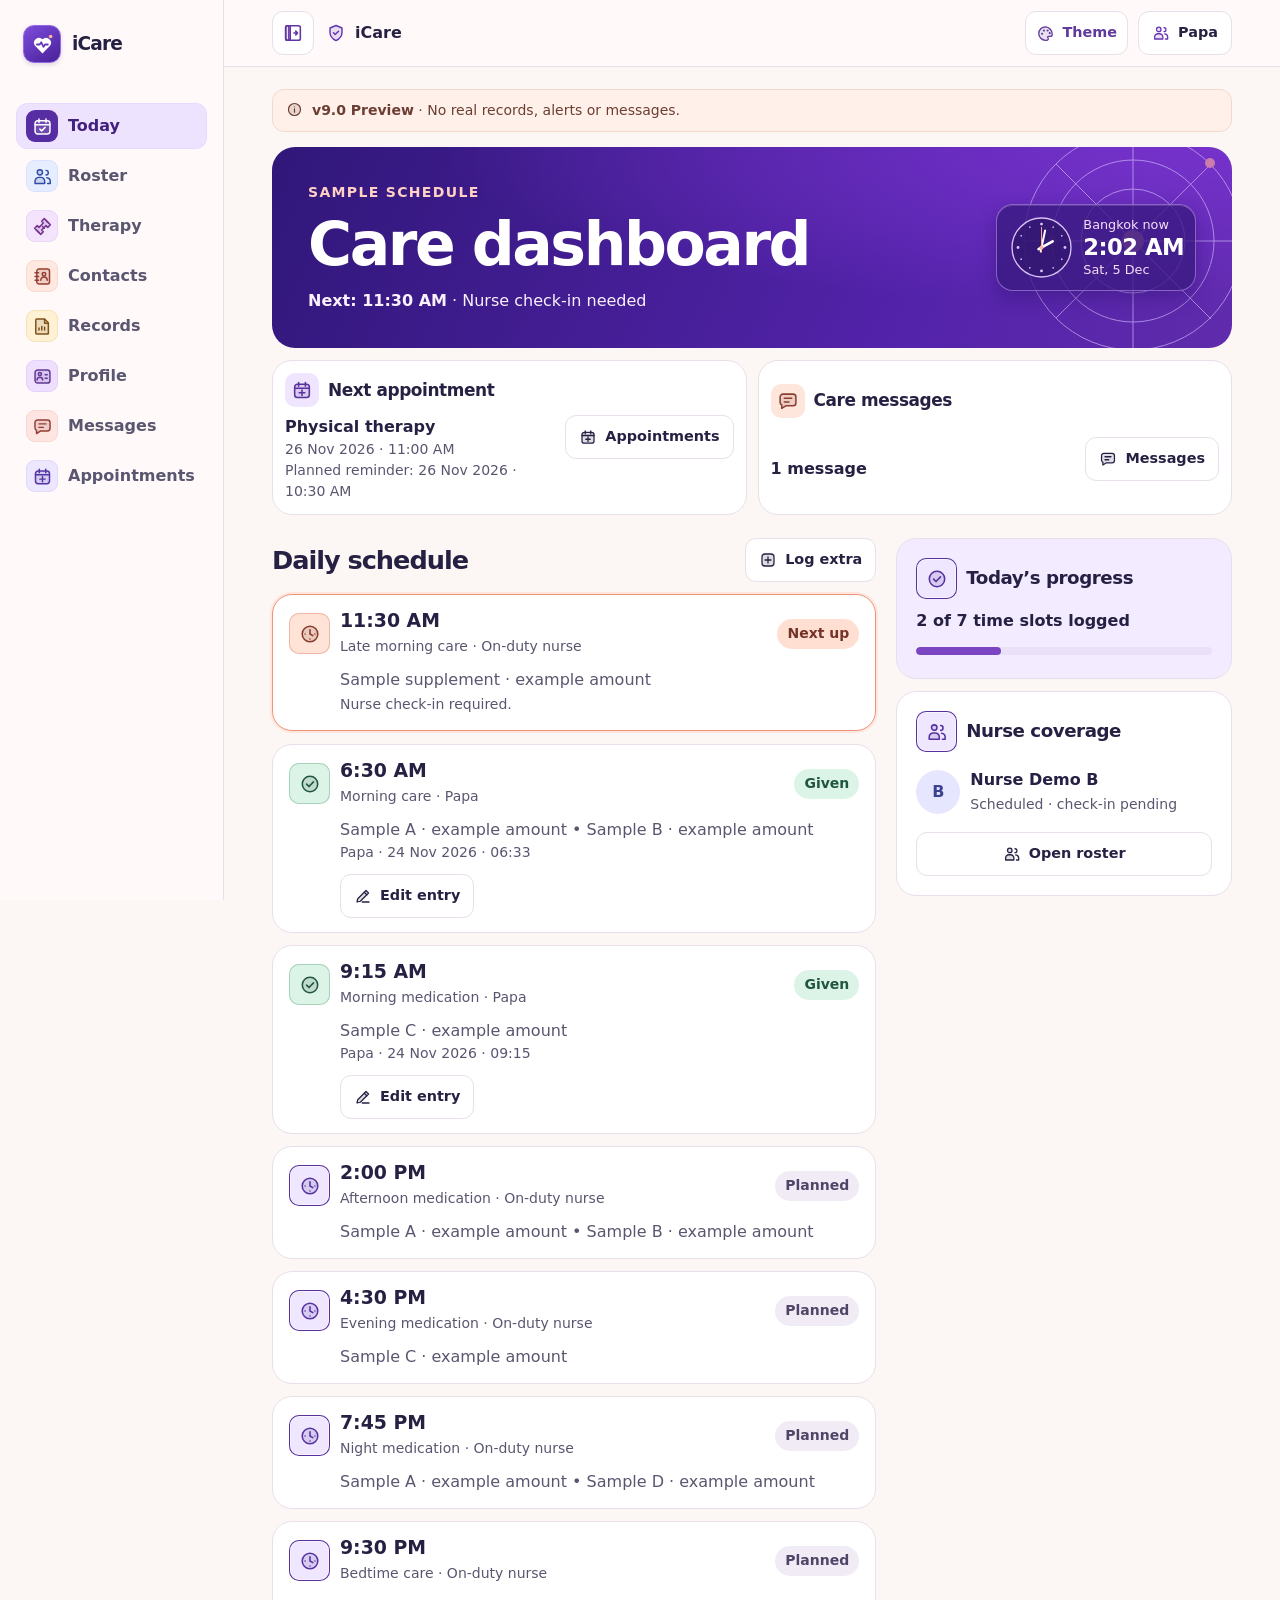
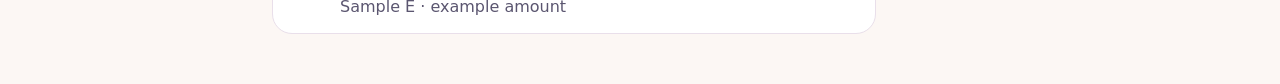
<file: index.html>
<!doctype html><html lang="en"><head><meta charset="utf-8"><meta name="robots" content="noindex,nofollow"><meta name="viewport" content="width=device-width,initial-scale=1"><meta name="description" content="A demo redesign for a family care workspace. No live data or alerts."><title>iCare · Design preview</title><link rel="icon" type="image/svg+xml" href="data:image/svg+xml,%3Csvg%20xmlns%3D%22http%3A%2F%2Fwww.w3.org%2F2000%2Fsvg%22%20viewBox%3D%220%200%2040%2040%22%3E%3Cdefs%3E%3ClinearGradient%20id%3D%22a%22%20x2%3D%221%22%20y2%3D%221%22%3E%3Cstop%20stop-color%3D%22%237a48dc%22%2F%3E%3Cstop%20offset%3D%221%22%20stop-color%3D%22%23492396%22%2F%3E%3C%2FlinearGradient%3E%3C%2Fdefs%3E%3Crect%20x%3D%221%22%20y%3D%221%22%20width%3D%2238%22%20height%3D%2238%22%20rx%3D%2211%22%20fill%3D%22url%28%23a%29%22%2F%3E%3Cpath%20fill%3D%22%23fff%22%20d%3D%22m20%2031-10-10A6.5%206.5%200%200%201%2020%2013a6.5%206.5%200%200%201%2010%208z%22%2F%3E%3Cpath%20fill%3D%22none%22%20stroke%3D%22%236636ba%22%20stroke-width%3D%222%22%20stroke-linecap%3D%22round%22%20stroke-linejoin%3D%22round%22%20d%3D%22M13%2020h3.7l1.6-2.5%203%205.1%202-2.6H27%22%2F%3E%3Ccircle%20cx%3D%2230%22%20cy%3D%2210%22%20r%3D%222.6%22%20fill%3D%22%23ffb3a0%22%2F%3E%3C%2Fsvg%3E">
<style>
.theme-music{display:flex;align-items:center;gap:.65rem;padding:.75rem .9rem;margin-top:12px;border:1px solid var(--line,#ded4e6);border-radius:12px}.theme-music input{width:1.15rem;height:1.15rem;flex:none;accent-color:#74339a}.theme-music span{display:grid;gap:.15rem}.theme-music small{font-weight:400}

:root{--bg:#f0f4f2;--surface:#fff;--ink:#182c2b;--muted:#4a605b;--line:#dbe6e2;--teal:#175952;--wash:#e5f2eb;--forest:#133f3b;--lime:#e0f0a9;--radius:20px}*{box-sizing:border-box}html{scroll-behavior:smooth}body{margin:0;background:var(--bg);color:var(--ink);font:1rem/1.5 system-ui,-apple-system,BlinkMacSystemFont,"Segoe UI",sans-serif}h1,h2,h3,p{margin:0}h1,h2,h3{line-height:1.12;letter-spacing:-.04em}h1{font-size:clamp(2.2rem,5vw,3.75rem);font-weight:670}h2{font-size:1.6rem;font-weight:670}h3{font-size:1.14rem;font-weight:680}.small,small{font-size:.875rem}.muted,small{color:var(--muted)}.caps{font-size:.875rem;letter-spacing:.095em;text-transform:uppercase;font-weight:720}.ico{fill:none;stroke:currentColor;stroke-width:1.7;stroke-linecap:round;stroke-linejoin:round;width:1.25rem;height:1.25rem;display:block;flex:none}.large-icon{width:1.45rem;height:1.45rem}.pill{display:inline-flex;align-items:center;gap:6px;min-height:30px;padding:4px 10px;border-radius:100px;background:var(--wash);color:#23564e;font-size:.875rem;font-weight:680;line-height:1.3}.pill.amber{background:#fdf0d8;color:#735019}.pill.plain{background:#edf1ef;color:#40544e}.btn{cursor:pointer;min-height:44px;display:inline-flex;align-items:center;justify-content:center;gap:8px;border:1px solid var(--line);border-radius:11px;background:#fff;color:var(--ink);padding:8px 13px;font:inherit;font-size:.9rem;font-weight:680;text-decoration:none}.btn:hover{border-color:#659188;background:#f3faf6}.btn.primary{background:var(--teal);color:#fff;border-color:var(--teal)}.btn.primary:hover{background:#10463f}.btn:disabled{opacity:.65;cursor:not-allowed}.btn:focus-visible,.nav-btn:focus-visible,input:focus-visible,select:focus-visible,textarea:focus-visible{outline:3px solid #4f9687;outline-offset:3px}.frame{min-height:100vh;display:grid;grid-template-columns:224px minmax(0,1fr)}.side{padding:25px 16px;background:#f9fbfa;border-right:1px solid var(--line);position:sticky;top:0;height:100dvh;display:flex;flex-direction:column}.brand{display:flex;align-items:center;gap:11px;margin:0 7px 40px;font-weight:750;letter-spacing:-.045em;font-size:1.16rem;line-height:1.04}.brand small{display:block;margin-top:5px;letter-spacing:0;font-weight:500;font-size:.82rem}.logo{height:38px;width:38px;background:var(--teal);color:#fff;border-radius:11px;display:grid;place-items:center;flex:none}.nav{display:grid;gap:4px}.nav-btn{cursor:pointer;display:flex;align-items:center;gap:11px;border:1px solid transparent;border-radius:11px;background:transparent;min-height:46px;padding:8px 12px;color:var(--muted);font:inherit;font-weight:630;text-align:left}.nav-btn:hover{background:#edf4f0}.nav-btn[aria-current=page]{background:#e3efe9;color:#184b43;border-color:#d8e9e0}.side-foot{margin-top:auto;margin-inline:7px;display:grid;gap:8px}.workspace{min-width:0}.topbar{background:#f9fbfa;border-bottom:1px solid var(--line);min-height:67px;padding:10px clamp(19px,4vw,48px);display:flex;align-items:center;justify-content:space-between;gap:10px}.topbar-title{display:flex;gap:9px;align-items:center;font-weight:680}.top-controls{display:flex;align-items:center;gap:10px}.mobile-logo,.mobile-nav{display:none}.content{max-width:1340px;margin:auto;padding:22px clamp(19px,4vw,48px) 50px}.demo{display:flex;align-items:flex-start;gap:9px;font-size:.875rem;border:1px solid #e5d8ad;background:#fef8e6;color:#624c25;border-radius:12px;padding:10px 13px;margin-bottom:22px}.demo .ico{width:17px;height:17px;margin-top:1px}.hero{background:var(--forest);color:white;border-radius:23px;min-height:201px;position:relative;overflow:hidden;padding:27px clamp(22px,4vw,36px);display:flex;flex-direction:column;justify-content:center;isolation:isolate}.hero .caps{color:#e0eeae;margin-bottom:8px}.hero p:last-of-type{color:#d8e9e2;margin-top:10px;max-width:475px}.hero-art{width:270px;height:245px;position:absolute;right:-10px;top:-28px;z-index:-1;opacity:.52;pointer-events:none}.layout{display:grid;grid-template-columns:minmax(0,1.8fr) minmax(260px,1fr);gap:20px;margin-top:23px;align-items:start}.section-head{display:flex;align-items:center;justify-content:space-between;gap:10px;margin-bottom:12px}.section-head p{margin-top:4px}.panel{border:1px solid var(--line);border-radius:var(--radius);background:var(--surface);padding:19px;min-width:0}.next-card{margin-bottom:13px}.dose-list,.stack{display:grid;gap:12px;min-width:0}.dose{padding:14px 16px}.dose.current{border-color:#6e9d89;box-shadow:0 0 0 2px #e1efe6}.dose-line{display:flex;align-items:center;justify-content:space-between;gap:10px}.dose-time{display:flex;align-items:center;gap:10px;min-width:0}.dose-time strong{font-size:1.18rem;line-height:1.2}.tile{width:41px;height:41px;border-radius:10px;background:#e6f2ec;color:#245f55;display:grid;place-items:center;flex:none}.tile.violet{background:#eeeafa;color:#5c4a87}.dose-body{margin:10px 0 0 51px;color:var(--muted);overflow-wrap:anywhere}.dose-ctl{display:flex;gap:7px;flex-wrap:wrap;margin-top:11px}.summary{display:grid;gap:10px}.box-label{display:flex;align-items:center;gap:9px}.box-label h3{letter-spacing:-.025em}.progress-line{height:8px;border-radius:20px;background:#e8efeb;overflow:hidden;margin:4px 0}.progress-line i{display:block;height:100%;background:#45846b;border-radius:20px}.soft{background:#e8f3ed}.on-call{display:flex;align-items:center;gap:10px;margin:6px 0}.avatar{width:44px;height:44px;border-radius:50%;background:#d8ebdd;color:#1c5446;display:grid;place-items:center;font-weight:750;flex:none}.pagehead{margin:8px 0 21px}.pagehead p{margin-top:9px;max-width:58ch}.pagehead .caps{color:var(--teal);margin-bottom:8px}.split{display:grid;grid-template-columns:repeat(2,minmax(0,1fr));gap:14px}.row{display:flex;align-items:center;justify-content:space-between;gap:12px;min-width:0}.row+.row{margin-top:10px;padding-top:10px;border-top:1px solid var(--line)}.actions{display:flex;gap:8px;flex-wrap:wrap;margin-top:12px}.date-card{min-width:56px;background:#e8f4ed;color:#24584f;border-radius:12px;text-align:center;padding:7px;line-height:1.2}.date-card strong{font-size:1.25rem;display:block}.date-card small{color:inherit}.flex-start{display:flex;align-items:flex-start;gap:12px}.flex-start>div:last-child{min-width:0;flex:1}.tabstrip{display:flex;gap:8px;flex-wrap:wrap;margin-top:13px}.empty{padding:27px;text-align:center;color:var(--muted);border:1px dashed #aac4ba;border-radius:var(--radius);background:#f7faf8}.contact-info{margin-top:12px;display:grid;gap:8px;overflow-wrap:anywhere}.contact-info div{display:grid;grid-template-columns:7ch minmax(0,1fr);gap:10px}.contact-info dt{font-weight:660}.contact-info dd{margin:0;color:var(--muted)}.directory{max-width:780px}.directory-controls{display:grid;gap:11px;margin-bottom:13px}.directory-search{display:flex;align-items:center;gap:10px;min-height:49px;padding:0 13px;border:1px solid var(--line);border-radius:11px;background:white;color:#41635b}.directory-search input{min-height:46px;min-width:0;width:100%;border:0;background:none;padding:4px;font:inherit;color:var(--ink)}.dir-tabs{display:flex;gap:5px;border-bottom:1px solid var(--line);overflow-x:auto}.dir-tab{border:0;border-bottom:3px solid transparent;box-shadow:none;border-radius:8px 8px 0 0;background:transparent;white-space:nowrap;color:var(--muted);min-height:45px;padding:7px 12px;cursor:pointer;font:inherit;font-size:.9rem;font-weight:675}.dir-tab:hover{background:#e8f1ec}.dir-tab[aria-pressed=true]{color:#175952;border-color:#2e7368}.dir-tab:focus-visible,.directory-list summary:focus-visible{outline:3px solid #4f9687;outline-offset:1px}.directory-list{display:grid;gap:8px}.contact-row{border:1px solid var(--line);background:#fff;border-radius:14px;overflow:hidden}.directory-list summary{min-height:67px;padding:9px 12px;display:flex;gap:11px;align-items:center;cursor:pointer;list-style:none}.directory-list summary::-webkit-details-marker{display:none}.contact-chevron{margin-left:auto;width:1.25rem;color:#4a605b}.contact-row[open] .contact-chevron{rotate:180deg}.contact-label{display:grid;gap:2px;min-width:0}.contact-label strong{line-height:1.2;letter-spacing:-.015em}.contact-label small{line-height:1.25}.contact-row .avatar{width:43px;height:43px}.avatar.peach{background:#f7e6d5;color:#6d4426}.avatar.lavender{background:#eee9f8;color:#574274}.avatar.blue{background:#e4eff6;color:#244f68}.contact-details{border-top:1px solid var(--line);padding:0 13px 12px 67px}.contact-details .btn{min-height:44px}.contact-details .contact-info{margin-bottom:9px}.contact-details .contact-info div{grid-template-columns:9ch minmax(0,1fr)}@media(max-width:400px){.contact-details{padding-left:14px}.dir-tab{padding-inline:8px}}.sheet{width:min(95vw,520px);max-height:85dvh;border:1px solid var(--line);border-radius:20px;padding:22px;color:var(--ink);overflow:auto}.sheet::backdrop{background:#152e2b99}.sheet form{display:grid;gap:12px}.sheet h2{margin-bottom:4px}.sheet label{display:grid;gap:5px;color:var(--ink);font-weight:630}.sheet input,.sheet textarea,.sheet select{width:100%;min-height:44px;padding:7px 10px;border:1px solid #b8ccc3;border-radius:8px;font:inherit;color:var(--ink);background:#fff}.sheet .dose-sample{background:#e8f2ed;padding:10px;border-radius:10px;color:#28594d}.toast{position:fixed;bottom:22px;right:22px;max-width:calc(100% - 44px);background:#163e37;color:white;border-radius:12px;padding:11px 16px;z-index:5}.toast:empty{display:none}[hidden]{display:none!important}@media(max-width:980px){.frame{grid-template-columns:180px minmax(0,1fr)}.layout{grid-template-columns:minmax(0,1.45fr) minmax(220px,1fr);gap:13px}.side{padding-inline:11px}.dose-body{margin-left:0}}@media(max-width:770px){.frame{display:block}.side{display:none}.topbar{padding:9px 15px;min-height:60px}.topbar-title>.ico{display:none}.mobile-logo{display:grid;width:33px;height:33px;border-radius:9px}.mobile-logo .ico{width:17px;height:17px}.topbar-title .headlabel{font-size:1.02rem}.top-controls .pill{display:none}.content{padding:14px 15px 94px}.demo{margin-bottom:14px}.hero{min-height:169px}.hero-art{right:-100px;opacity:.34}.layout{display:flex;flex-direction:column;margin-top:17px;gap:16px}.layout>*{width:100%}.sidebar-cards{grid-template-columns:repeat(2,minmax(0,1fr))}.sidebar-cards>.panel:first-child{grid-column:1/-1}.mobile-nav{display:grid;grid-template-columns:repeat(5,minmax(0,1fr));position:fixed;bottom:0;left:0;right:0;background:#f9fbfa;z-index:4;border-top:1px solid var(--line);padding:5px 3px max(5px,env(safe-area-inset-bottom));gap:1px}.mobile-nav .nav-btn{font-size:.8rem;letter-spacing:-.025em;flex-direction:column;justify-content:center;gap:3px;min-height:53px;padding:4px 0}.mobile-nav .ico{width:19px;height:19px}.toast{bottom:78px;right:12px;max-width:calc(100% - 24px)}}@media(max-width:485px){.split,.sidebar-cards{grid-template-columns:1fr}.dose{padding:12px}.dose-ctl .btn{flex:1}.section-head h2{font-size:1.35rem}.top-controls .btn{padding:5px 8px}.panel{padding:14px}.row{gap:8px}.hero{padding:20px 17px}.section-head .btn{padding:6px 9px}}@media(prefers-reduced-motion:reduce){html{scroll-behavior:auto}}

/* Color system: vivid wayfinding without using color as the only status cue. */
:root{--bg:#fcf7f4;--surface:#fff;--ink:#262143;--muted:#5b5670;--line:#e9dfea;--teal:#4a269c;--wash:#f1e9ff;--forest:#39208c;--lime:#fff;--accent:#5630a8;--ring:#6734bf}
.btn:hover{border-color:#8062bc;background:#f7f1ff}.btn.primary:hover{background:#361875;border-color:#361875}
.btn:focus-visible,.nav-btn:focus-visible,input:focus-visible,select:focus-visible,textarea:focus-visible,.dir-tab:focus-visible,.directory-list summary:focus-visible{outline-color:var(--ring)}
.side,.topbar,.mobile-nav{background:#fffaf9}.logo{background:#5129a2}.topbar-title>.ico{color:#6334b5}.nav-btn:hover{background:#f7efff}.nav-btn[aria-current=page]{background:#eee3ff;color:#42207d;border-color:#ead9ff}.nav-btn[data-view=roster][aria-current=page]{background:#e8edff;color:#274499;border-color:#dce4ff}.nav-btn[data-view=therapy][aria-current=page]{background:#f3e5ff;color:#66258a;border-color:#ecd8fa}.nav-btn[data-view=contacts][aria-current=page]{background:#ffebe3;color:#863a2e;border-color:#f9ded5}.nav-btn[data-view=records][aria-current=page]{background:#fff1d6;color:#744708;border-color:#f9e6bd}
.hero{background:radial-gradient(ellipse at 100% 0%,#7632cc 0,transparent 58%),linear-gradient(115deg,#301779,#5323aa 68%,#602bac)}.hero .caps{color:#ffd0c4}.hero p:last-of-type{color:#faf1ff}.hero-art{opacity:.62}.demo{background:#fff1e9;border-color:#f4d8ca;color:#6c3e33}.pill{background:#eee8fa;color:#46277e}.pill.plain{background:#f0ebf4;color:#504568}.pill.amber{background:#fff0d7;color:#6d4a16}.pill.coral{background:#ffdfd1;color:#753328}.pill.given{background:#dcf3e7;color:#205542}
.tile{background:#eee7ff;color:#57329f}.tile.violet{background:#f4e4fb;color:#763395}.tile.given{background:#dcf3e7;color:#205542}.dose.current{border-color:#ed937c;box-shadow:0 0 0 2px #ffe7de}.dose.current .tile{background:#ffe3d7;color:#853c2d}.progress-line{background:#eae1f8}.progress-line i{background:#7c45c2}.soft{background:#f3ebff}.avatar{background:#e6e7ff;color:#3c4293}.avatar.peach{background:#ffe3d6;color:#7e3f25}.avatar.lavender{background:#eee3ff;color:#60388e}.avatar.blue{background:#e3ebff;color:#364b8b}.date-card{background:#f3e5ff;color:#692d90}
.workspace[data-section=roster]{--accent:#304da1;--teal:#304da1}.workspace[data-section=therapy]{--accent:#763291;--teal:#763291}.workspace[data-section=contacts]{--accent:#933f31;--teal:#933f31}.workspace[data-section=records]{--accent:#7c5011;--teal:#7c5011}.pagehead .caps{color:var(--accent)}.directory-search{color:#873e30}.dir-tab:hover{background:#fff0e8}.dir-tab[aria-pressed=true]{color:#843b2d;border-color:#b7503d}.contact-chevron{color:#675971}.empty{border-color:#cdbbdd;background:#fcf8fe}.sheet input,.sheet textarea,.sheet select{border-color:#c7b9db}.sheet .dose-sample{background:#f4eaff;color:#4b2e72}.sheet::backdrop{background:#261443a6}.toast{background:#392174}
@media(max-width:770px){.hero-art{opacity:.35}}

/* Rounded duotone icon system; tint tiles carry the current section identity. */
.icon-tint{fill:currentColor;fill-opacity:.15}
.logo{background:linear-gradient(145deg,#7e4ddd,#482097);border:1px solid #9669e6;box-shadow:0 2px 4px #4b2a7b2b}.logo>.ico{width:25px;height:25px}
.nav-icon{display:grid;place-items:center;width:32px;height:32px;border-radius:9px;background:var(--nav-wash);color:var(--nav-ink);flex:none;box-shadow:inset 0 0 0 1px var(--nav-edge)}
.nav-icon>.ico{width:21px;height:21px}.nav-btn{gap:10px;padding:6px 9px}
.nav-btn[data-view=today]{--nav-wash:#eee1ff;--nav-ink:#572da3;--nav-edge:#e2d1fb}.nav-btn[data-view=roster]{--nav-wash:#e6edff;--nav-ink:#304da1;--nav-edge:#d8e2ff}.nav-btn[data-view=therapy]{--nav-wash:#f3e3fc;--nav-ink:#763291;--nav-edge:#ead5f7}.nav-btn[data-view=contacts]{--nav-wash:#ffe8df;--nav-ink:#963e32;--nav-edge:#f8dbce}.nav-btn[data-view=records]{--nav-wash:#fff1d4;--nav-ink:#80511b;--nav-edge:#f5e2b7}
.nav-btn[aria-current=page] .nav-icon{background:var(--nav-ink);color:#fff;box-shadow:none}
.tile{box-shadow:inset 0 0 0 1px currentColor,inset 0 0 0 2px #ffffff88}.tile>.ico{width:22px;height:22px}.tile.given{box-shadow:inset 0 0 0 1px #a8d1b9}.dose.current .tile{box-shadow:inset 0 0 0 1px #efb6a5}
.role-btn .ico{color:#6534b3}.btn .ico{width:18px;height:18px}
@media(max-width:770px){.logo.mobile-logo .ico{width:22px;height:22px}.mobile-nav .nav-btn{gap:2px;min-height:55px}.mobile-nav .nav-icon{width:30px;height:28px;border-radius:8px}.mobile-nav .nav-icon .ico{width:19px;height:19px}}

/* Medication editor keeps row controls and commit separate. */
.edit-timing{display:grid;grid-template-columns:repeat(2,minmax(0,1fr));gap:10px}.sheet .time-preset{margin-top:5px;min-height:40px;font-size:.82rem}.med-editor{min-width:0;border-top:1px solid var(--line);border-bottom:1px solid var(--line);padding:12px 0;display:grid;gap:8px}.med-editor-head{display:flex;justify-content:space-between;gap:8px;align-items:baseline}.med-list{display:grid;gap:7px}.med-row{display:grid;grid-template-columns:minmax(0,1fr) minmax(94px,.75fr) auto;align-items:end;gap:8px;border:1px solid var(--line);border-radius:11px;padding:8px;background:#fffcff}.med-name{font-weight:680;overflow-wrap:anywhere;align-self:center}.sheet .med-amount{font-size:.82rem;gap:2px;font-weight:600}.med-amount input{padding:5px 7px}.sheet .med-remove{font-size:.8rem;gap:4px;color:#84382e;border-color:#edc8bd;padding-inline:7px}.med-remove:hover{background:#ffeae3;border-color:#cf7763}.med-remove svg{width:16px!important;height:16px!important}.med-add-btn{border-style:dashed;color:#492396}.med-picker,.med-empty{background:#f7f0ff;border:1px solid #eadbfa;border-radius:10px;padding:9px}.med-empty{color:#594b71;font-size:.9rem}.med-error:not(:empty){color:#8a2f24}.med-error:empty{display:none}.extra-record-actions{display:flex;gap:9px;align-items:center;flex-wrap:wrap;justify-content:flex-end}
@media(max-width:405px){.med-row{grid-template-columns:minmax(0,1fr) auto}.med-name{grid-column:1/-1}.sheet .med-remove{font-size:.83rem}.sheet .btn{min-height:44px}}

.nurse-profiles{margin-top:14px}.nurse-profiles h2{margin-bottom:5px}.profile-grid{display:grid;grid-template-columns:repeat(2,minmax(0,1fr));gap:8px}.profile-card{display:flex;align-items:flex-start;gap:10px;background:#faf8ff;border:1px solid var(--line);border-radius:12px;padding:10px}.profile-card h3{font-size:1.02rem;margin-top:4px}.profile-card .actions{margin-top:6px;gap:6px}.profile-card .btn{font-size:.83rem;padding:5px 8px;min-height:44px}.avatar img{width:100%;height:100%;object-fit:cover;border-radius:inherit}.profile-avatar{width:48px;height:48px}@media(max-width:590px){.profile-grid{grid-template-columns:1fr}}
.visit-therapist{display:flex;align-items:center;gap:8px;font-size:.875rem;font-weight:630;color:#613879;margin-top:8px}.appointment-avatar{width:29px;height:29px;background:#f0dffa;color:#6e4286;font-size:.82rem}
/* Profile keeps care instructions, safety, and source records distinct. */
.nav-btn[data-view=profile]{--nav-wash:#eedfff;--nav-ink:#613892;--nav-edge:#e4d0fa}.nav-btn[data-view=profile][aria-current=page]{background:#f0e5ff;color:#5e2d8b;border-color:#e9d7fa}.workspace[data-section=profile]{--accent:#713c9a;--teal:#61378e}
.profile-cover{display:flex;justify-content:space-between;align-items:center;gap:10px;border-radius:21px;padding:17px 20px;background:linear-gradient(122deg,#f6e9ff,#ffeae4);border:1px solid #ead8f6}.profile-cover .actions{margin:0}.profile-identity{display:flex;align-items:center;gap:13px;min-width:0}.profile-identity .caps{font-size:.8rem;color:#68378b;margin-bottom:3px}.profile-identity h2{overflow-wrap:anywhere}.profile-identity p:last-child{font-size:.9rem;color:#5c476b;margin-top:4px}.patient-avatar{width:64px;height:64px;background:#e9d6fb;color:#613892;font-size:1.25rem;border:2px solid #fff}.profile-snapshot,.related-care{margin-top:13px}.profile-snapshot{border-color:#edd7cd;background:#fffaf7}.profile-snapshot-facts,.profile-shortcuts{margin-top:12px;display:grid;gap:10px}.profile-snapshot-facts{grid-template-columns:repeat(3,minmax(0,1fr))}.profile-snapshot-facts>div,.profile-shortcuts>div{background:#fff;border:1px solid var(--line);border-radius:10px;padding:10px;overflow-wrap:anywhere}.profile-snapshot-facts p{color:var(--muted);font-size:.91rem}.profile-grid-body{margin-top:14px}.profile-section .section-head{align-items:flex-start}.profile-section .section-head h2,.profile-snapshot h2,.related-care h2{font-size:1.26rem}.profile-section .section-head .btn{padding-inline:8px}.profile-facts{display:grid;gap:9px;margin:0;font-size:.94rem}.profile-facts>div+div{padding-top:8px;border-top:1px solid var(--line)}.profile-facts dt{font-weight:680}.profile-facts dd{margin:2px 0 0;overflow-wrap:anywhere;color:var(--muted)}.profile-unset{font-style:italic}.profile-footnote{margin-top:11px;padding:10px;background:#fff4e8;border-radius:10px}.profile-shortcuts{grid-template-columns:repeat(4,minmax(0,1fr))}.profile-shortcuts .btn{margin-top:7px}.profile-cover .btn{font-size:.86rem}
@media(max-width:770px){.mobile-nav{grid-template-columns:repeat(6,minmax(0,1fr))}.mobile-nav .nav-btn{font-size:.73rem}.profile-shortcuts{grid-template-columns:repeat(2,minmax(0,1fr))}}
@media(max-width:525px){.profile-cover{align-items:flex-start;flex-direction:column;padding:13px}.profile-snapshot-facts{grid-template-columns:1fr}.profile-snapshot-facts>div{padding:7px 9px}.profile-section .section-head h2{font-size:1.13rem}}

.nav-btn[data-view=messages]{--nav-wash:#ffe5e1;--nav-ink:#913e37;--nav-edge:#f7d7d1}.nav-btn[data-view=messages][aria-current=page]{background:#ffe9e4;color:#87382f;border-color:#f5d8d3}.nav-btn[data-view=appointments]{--nav-wash:#ece7ff;--nav-ink:#5435a3;--nav-edge:#e1d8fa}.workspace[data-section=messages]{--accent:#913e37;--teal:#87382f}.workspace[data-section=appointments]{--accent:#5435a3;--teal:#493194}
.today-shortcuts{margin-top:12px;display:grid;grid-template-columns:repeat(2,minmax(0,1fr));gap:11px}.today-shortcut{padding:12px;display:grid;grid-template-columns:minmax(0,1fr) auto;align-items:center;gap:8px}.today-shortcut .box-label{grid-column:1/-1}.today-shortcut h3{font-size:1.06rem}.shortcut-message{background:#ffe6dc;color:#874032}.shortcut-appt{background:#efe5ff;color:#5a329c}.shortcut-message,.shortcut-appt{width:34px;height:34px;box-shadow:none}.today-shortcut .btn{white-space:nowrap;align-self:start}.message-body{white-space:pre-wrap;overflow-wrap:anywhere;margin-left:50px}.message-card h3{overflow-wrap:anywhere}.appointment-card{display:flex;align-items:flex-start;gap:12px}.appointment-detail{min-width:0;flex:1}.appointment-detail h3,.appointment-detail p{overflow-wrap:anywhere}.appointment-reminder{display:flex;gap:7px;align-items:center;margin-top:6px;color:#5d388c}.appointment-reminder .ico{width:17px;height:17px}.past-head{margin-top:16px}
@media(max-width:910px){.today-shortcut{grid-template-columns:minmax(0,1fr)}.today-shortcut .btn{justify-self:start}}
@media(max-width:435px){.today-shortcut{padding:8px;gap:6px}.today-shortcuts{gap:7px}.today-shortcut h3{font-size:.94rem}.today-shortcut .btn{font-size:.82rem;padding-inline:6px;white-space:normal}.today-shortcut .btn .ico{display:none}.today-shortcut .box-label{gap:5px}.shortcut-message,.shortcut-appt{width:28px;height:28px}.shortcut-message>.ico,.shortcut-appt>.ico{width:18px;height:18px}.message-body{margin-left:0}}

/* Live Bangkok clock is visually separate from the historical demo day. */
.hero.has-clock{display:grid;grid-template-columns:minmax(0,1fr) auto;align-items:center;gap:14px}.hero-copy{min-width:0}.hero-clock{display:flex;gap:8px;align-items:center;justify-content:center;min-width:185px;color:#fff;background:#3a1a80c9;border:1px solid #bc95ef95;box-shadow:0 7px 18px #290e6965,inset 0 1px 0 #ffffff24;border-radius:17px;padding:9px 11px;z-index:1}.clock-face{width:67px;height:67px;flex:none}.clock-caption{font-size:.8rem;color:#f8ddf9;display:block;line-height:1.24}.clock-reading{white-space:nowrap;font-size:1.42rem;font-weight:730;font-variant-numeric:tabular-nums;line-height:1.3;letter-spacing:-.025em}
@media(max-width:625px){.hero.has-clock{gap:9px}.hero-clock{min-width:0;text-align:center;flex-direction:column;padding:6px 8px;gap:2px;border-radius:12px}.clock-face{width:42px;height:42px}.clock-caption{font-size:.68rem}.clock-reading{font-size:1.02rem}}
@media(max-width:365px){.hero.has-clock{padding-inline:13px}.hero-copy .caps{font-size:.73rem;letter-spacing:.05em}.clock-caption{max-width:70px}.clock-face{width:37px;height:37px}.hero-copy h1{font-size:1.95rem}}

/* Theme colors decorate the interface; dose statuses keep their existing colors. */
.theme-btn{width:43px;padding:7px;flex:none;color:#60399c}.theme-btn .ico{width:21px;height:21px}.theme-options{border:0;padding:0;margin:0;display:grid;grid-template-columns:repeat(2,minmax(0,1fr));gap:8px}.theme-options legend{font-size:.9rem;font-weight:680;margin-bottom:6px}.sheet .theme-card{display:flex;align-items:center;gap:7px;padding:8px;min-height:53px;flex-wrap:wrap;cursor:pointer;border:1px solid var(--line);border-radius:10px;font-size:.9rem}.sheet .theme-card:has(input:checked){border-color:#8e61c1;background:#f6ecff}.sheet .theme-card input{width:16px;min-height:16px;height:16px;margin:0;accent-color:#60399c}.theme-swatches{display:flex}.theme-swatches i{width:13px;height:13px;border-radius:50%;border:1px solid #fff}.theme-swatches i+i{margin-left:-3px}
:root[data-theme=winter]{--bg:#eef7fd;--line:#d5e6f0;--season-shell:#f7fbff;--season-hero:linear-gradient(118deg,#173c69,#205d92 68%,#336c9e);--season-clock:#163f6ecc;--season-eyebrow:#e4f5ff;--season-accent:#215d89;--season-wash:#e3f1fc;--season-tint:#cff0fe}
:root[data-theme=christmas]{--bg:#fcf3f2;--line:#efd6db;--season-shell:#fff8f6;--season-hero:linear-gradient(118deg,#57203a,#862a45 65%,#9a493d);--season-clock:#65213fcc;--season-eyebrow:#ffead0;--season-accent:#863649;--season-wash:#fbe4e5;--season-tint:#ffd7a0}
:root[data-theme=autumn]{--bg:#fcf3e7;--line:#eedacb;--season-shell:#fff9ef;--season-hero:linear-gradient(118deg,#5e2c22,#8c4329 70%,#985435);--season-clock:#653122cc;--season-eyebrow:#ffe9c7;--season-accent:#88472b;--season-wash:#f8e8d8;--season-tint:#ffd29e}
:root[data-theme=summer]{--bg:#fff8e9;--line:#e9dfc7;--season-shell:#fffdf1;--season-hero:linear-gradient(118deg,#06456f,#12628e 68%,#22759a);--season-clock:#084a72cc;--season-eyebrow:#fff2b7;--season-accent:#19637d;--season-wash:#fff0c9;--season-tint:#ffe480}
:root[data-theme=spring]{--bg:#fdf1f8;--line:#eed9ea;--season-shell:#fff8fc;--season-hero:linear-gradient(118deg,#632a70,#863d87 65%,#9a4881);--season-clock:#602b69cc;--season-eyebrow:#ffe8f5;--season-accent:#823d80;--season-wash:#fae5f1;--season-tint:#ffcfeb}
:root[data-theme]:not([data-theme=purple]) .hero{background:var(--season-hero)}:root[data-theme]:not([data-theme=purple]) .hero .caps{color:var(--season-eyebrow)}:root[data-theme]:not([data-theme=purple]) .hero-clock{background:var(--season-clock)}:root[data-theme]:not([data-theme=purple]) .clock-caption{color:var(--season-eyebrow)}
:root[data-theme]:not([data-theme=purple]) :is(.side,.topbar,.mobile-nav){background:var(--season-shell)}:root[data-theme]:not([data-theme=purple]) .logo{background:var(--season-accent);border-color:var(--season-accent)}:root[data-theme]:not([data-theme=purple]) .theme-btn{color:var(--season-accent)}:root[data-theme]:not([data-theme=purple]) .workspace[data-section=today]{--teal:var(--season-accent)}:root[data-theme]:not([data-theme=purple]) .soft{background:var(--season-wash)}:root[data-theme]:not([data-theme=purple]) .progress-line{background:var(--season-wash);border:1px solid var(--line)}:root[data-theme]:not([data-theme=purple]) .progress-line i{background:var(--season-accent)}
:root[data-theme]:not([data-theme=purple]) .nav-btn[data-view=today][aria-current=page]{background:var(--season-wash);color:var(--season-accent);border-color:var(--line)}:root[data-theme]:not([data-theme=purple]) .nav-btn[data-view=today][aria-current=page] .nav-icon{background:var(--season-accent)}
@media(max-width:392px){.top-controls{gap:5px}.top-controls .theme-btn{width:40px}.topbar-title{gap:6px}.topbar-title .headlabel{font-size:.93rem}.role-btn .ico{display:none}}

/* Keep labels on navigation and critical actions; icons speed up scanning. */
.theme-btn{width:auto;padding:6px 10px;white-space:nowrap;color:#60399c}.theme-btn .ico{width:19px;height:19px}.headlabel-short{display:none}.pagehead-title{display:flex;align-items:center;gap:11px}.pagehead-title .tile{color:var(--accent);width:42px;height:42px;box-shadow:none}.pagehead h1{font-size:clamp(2.05rem,4.6vw,3.18rem)}.pagehead p{margin-left:53px}.quick-fact{display:flex;gap:6px;align-items:center}.quick-fact .ico{width:16px;height:16px;color:#673b91}.demo{margin-bottom:15px}
@media(max-width:392px){.top-controls .theme-btn{width:auto;padding:5px 7px;gap:4px}.role-btn{padding:5px 7px;min-width:54px}.theme-btn .ico{width:17px;height:17px}}
@media(max-width:342px){.topbar-title .headlabel{display:none}.headlabel-short{display:inline;font-size:.92rem}.topbar{gap:6px}.top-controls .btn{font-size:.86rem}}

/* Seasonal scenes decorate the whole frame without blocking care actions. */
.season-scene{position:absolute;z-index:-1;right:0;top:0;width:58%;height:100%;opacity:.87;pointer-events:none;overflow:visible}.season-side{margin:18px 2px 0;flex:0 1 125px;min-height:0;border-radius:16px;overflow:hidden;background:var(--season-hero)}.season-side:empty{display:none}.season-mini{display:block;width:100%;height:100%;pointer-events:none}.hero.has-clock{overflow:hidden}
:root[data-theme=winter]{--season-stage:radial-gradient(ellipse at 82% 0%,#cfe9f9 0,transparent 60%),#f2f9ff;--season-panel:#fbfdff;--season-edge:#98cde3}
:root[data-theme=christmas]{--season-stage:radial-gradient(ellipse at 82% 0%,#eed4d6 0,transparent 60%),#fbf3f2;--season-panel:#fffafa;--season-edge:#d7a4a7}
:root[data-theme=autumn]{--season-stage:radial-gradient(ellipse at 86% 0%,#f4dfbe 0,transparent 65%),#fcf4e7;--season-panel:#fffcf7;--season-edge:#dfbb89}
:root[data-theme=summer]{--season-stage:radial-gradient(ellipse at 86% 0%,#d5edf4 0,transparent 62%),#fff8e7;--season-panel:#fffef8;--season-edge:#abd6df}
:root[data-theme=spring]{--season-stage:radial-gradient(ellipse at 88% 0%,#dcebd8 0,transparent 58%),#faf0f8;--season-panel:#fff9fc;--season-edge:#c5dabb}
:root[data-theme]:not([data-theme=purple]) body{background:var(--season-stage)}:root[data-theme]:not([data-theme=purple]) .panel:not(.soft):not(.profile-snapshot){background:var(--season-panel)}:root[data-theme]:not([data-theme=purple]) .topbar,:root[data-theme]:not([data-theme=purple]) .mobile-nav{border-color:var(--season-edge)}:root[data-theme]:not([data-theme=purple]) .hero-clock{border-color:var(--season-edge)}:root[data-theme]:not([data-theme=purple]) .pagehead-title .tile{background:var(--season-wash);color:var(--season-accent)}
.sheet .theme-card{gap:6px;position:relative;padding:7px;min-height:66px}.theme-sample{height:42px;width:55px;display:grid;place-items:center;border-radius:7px;overflow:hidden;flex:none}.theme-sample-purple{background:linear-gradient(125deg,#422181,#763ac1)}.theme-sample-winter{background:linear-gradient(125deg,#133661,#2772a1)}.theme-sample-christmas{background:linear-gradient(125deg,#57203a,#862a45)}.theme-sample-autumn{background:linear-gradient(125deg,#633525,#a24f2d)}.theme-sample-summer{background:linear-gradient(125deg,#06456f,#1975ae)}.theme-sample-spring{background:linear-gradient(125deg,#623575,#a14e84)}.theme-sample-purple .theme-swatches i:nth-child(1){background:#6e40a8}.theme-sample-purple .theme-swatches i:nth-child(2){background:#ad77dc}.theme-sample-purple .theme-swatches i:nth-child(3){background:#ffb09c}
.season-scene .snow-drift,.season-scene .season-twinkle,.season-scene .leaf-drift,.season-scene .summer-wave,.season-scene .flower-sway{transform-box:fill-box;transform-origin:center;will-change:transform}.season-scene .snow-drift{animation:snow-sway 3.6s ease-in-out 2 alternate}.season-scene>g:nth-of-type(2) .snow-drift{animation-delay:.26s}.season-scene .leaf-drift{animation:leaf-float 3.5s ease-in-out 2 alternate}.season-scene g:nth-of-type(even) .leaf-drift{animation-delay:.24s}.season-scene .light-string g:nth-child(2n) .season-twinkle{animation-delay:.42s}.season-scene .season-twinkle{animation:light-glow 1.5s ease-in-out 4 alternate}.season-scene .summer-wave{animation:summer-tide 4s ease-in-out 2 alternate}.season-scene .flower-sway{animation:blossom-breathe 3.25s ease-in-out 2 alternate}
@keyframes snow-sway{0%{transform:translate(0,0) rotate(0)}100%{transform:translate(-5px,12px) rotate(20deg)}}@keyframes leaf-float{0%{transform:translate(0,0) rotate(0)}100%{transform:translate(-7px,14px) rotate(-19deg)}}@keyframes light-glow{0%{opacity:.53}100%{opacity:1}}@keyframes summer-tide{0%{transform:translateX(0)}100%{transform:translateX(9px) translateY(-3px)}}@keyframes blossom-breathe{0%{transform:rotate(0) scale(.94)}100%{transform:rotate(10deg) scale(1.04)}}
@media(max-height:670px){.season-side{display:none}}@media(max-width:650px){.season-scene{width:72%;opacity:.62;right:-1%}}@media(max-width:360px){.sheet .theme-card{gap:4px;font-size:.82rem;padding:5px}.theme-sample{width:42px;height:38px}.season-scene{opacity:.55}}@media(prefers-reduced-motion:reduce){.season-scene *{animation:none!important}}

/* Retrospective dose records distinguish administration from logging. */
.history-head{align-items:flex-start}.history-actions{display:flex;gap:6px;justify-content:flex-end;flex-wrap:wrap}.history-actions .btn{white-space:nowrap}.scheduled-record:focus{outline:2px solid var(--ring);outline-offset:2px;border-radius:10px;background:#f8f0ff}.record-actual{text-align:right;min-width:70px;display:grid;gap:1px;align-self:flex-start}.record-note{overflow-wrap:anywhere}.past-existing{display:flex;align-items:center;justify-content:space-between;gap:7px;flex-wrap:wrap;padding:9px;border:1px solid #e1c6a5;border-radius:10px;background:#fff3df;color:#69461d}.past-attribution{font-size:.91rem}.sheet .past-verify{min-height:44px;display:flex;align-items:center;gap:9px;padding:8px 10px;border-radius:9px;background:#f5eeff;cursor:pointer}.sheet .past-verify input{width:20px;min-height:20px;height:20px;flex:none;accent-color:#6235a7}.past-note{font-size:.85rem;color:var(--muted)}@media(max-width:475px){.history-head{display:grid}.history-actions{justify-content:flex-start}.scheduled-record{align-items:flex-start}.record-actual{min-width:62px}}

/* Icon-backed field captions remain fully labeled and keyboard-accessible. */
.field-caption{display:inline-flex;align-items:center;gap:7px;min-inline-size:0;font-weight:660}.field-icon{display:grid;place-items:center;width:26px;height:26px;flex:none;border-radius:7px;background:#f1e7fb;color:#61349b;box-shadow:inset 0 0 0 1px #e9daf7}.field-icon .ico{width:17px;height:17px}.field-icon[data-field-icon=calendar],.field-icon[data-field-icon=clock]{background:#e7edff;color:#344b9c;box-shadow:inset 0 0 0 1px #dce5ff}.field-icon[data-field-icon=capsule],.field-icon[data-field-icon=measure]{background:#ffe9df;color:#864235;box-shadow:inset 0 0 0 1px #f6ddd0}.field-icon[data-field-icon=people],.field-icon[data-field-icon=profile]{background:#eee4ff;color:#5b359c}.field-icon[data-field-icon=pin],.field-icon[data-field-icon=bell]{background:#fff0d7;color:#79501b;box-shadow:inset 0 0 0 1px #f4e4c2}.past-attribution{display:flex;gap:7px;align-items:center;flex-wrap:wrap}.med-row .field-caption{gap:5px}.med-row .field-icon{width:22px;height:22px}.med-row .field-icon .ico{width:15px;height:15px}@media(max-width:375px){.field-icon{width:23px;height:23px}.field-caption{gap:5px}}

/* Editable quick messages sit above the audience and never submit the form. */
.quick-templates{min-width:0;margin:0;padding:8px 9px 10px;border:1px solid #ebdef5;border-radius:11px;background:#fcf8ff}.quick-templates legend{font-size:.9rem;font-weight:680;padding:0 4px 0 2px}.quick-templates>div{display:flex;gap:6px;flex-wrap:wrap}.sheet .template-btn{min-height:44px;padding:5px 7px;gap:5px;font-size:.83rem}.template-btn .field-icon{width:24px;height:24px}.template-btn .field-icon .ico{width:16px;height:16px}.template-btn .field-icon[data-field-icon=thermometer]{background:#e7edff;color:#344b9c;box-shadow:inset 0 0 0 1px #dce5ff}.template-btn .field-icon[data-field-icon=heart]{background:#fce6f0;color:#93446b;box-shadow:inset 0 0 0 1px #f3d9e6}

.sidebar-toggle{display:none;width:42px;padding:6px;flex:none;color:#6235a5}.sidebar-toggle .ico{width:22px;height:22px}
@media(min-width:771px){.sidebar-toggle{display:inline-flex;margin-right:3px}.frame[data-sidebar=closed]{grid-template-columns:minmax(0,1fr)}.frame[data-sidebar=closed] .side{display:none}.frame[data-sidebar=closed] .content{max-width:none}}
</style></head><body>
<svg width="0" height="0" aria-hidden="true" style="position:absolute"><defs>
<symbol id="mark" viewBox="0 0 24 24"><path fill="#fff" stroke="none" d="M12 20.6 4.6 13A4.8 4.8 0 0 1 12 7a4.8 4.8 0 0 1 7.4 6L12 20.6Z"/><path stroke="#6636ba" d="M6.7 12h2.6l1.5-2.1 2.2 4.3 1.5-2.2h2.6"/><circle cx="19.8" cy="4.3" r="1.75" fill="#ffb3a0" stroke="none"/></symbol>
<symbol id="sidebar" viewBox="0 0 24 24"><path class="icon-tint" d="M7.5 4h-2A1.5 1.5 0 0 0 4 5.5v13A1.5 1.5 0 0 0 5.5 20h2Z"/><rect x="4" y="4" width="16" height="16" rx="2"/><path d="M9 4v16m4-8h4m-2-2 2 2-2 2"/></symbol>
<symbol id="home" viewBox="0 0 24 24"><rect x="3.5" y="5.5" width="17" height="15" rx="3" class="icon-tint"/><path d="M3.5 10h17M8 3.5v4m8-4v4"/><path d="m9 15 2 2 4-4"/></symbol>
<symbol id="people" viewBox="0 0 24 24"><path class="icon-tint" d="M3.5 20v-2.6a4.4 4.4 0 0 1 4.4-4.4h2.2a4.4 4.4 0 0 1 4.4 4.4V20z"/><circle class="icon-tint" cx="9" cy="7.2" r="3"/><path d="M16 5a2.6 2.6 0 0 1 0 5.2m.9 3.1a4.4 4.4 0 0 1 4 4.4V20h-3"/></symbol>
<symbol id="therapy" viewBox="0 0 24 24"><path class="icon-tint" d="m3 14 3-3 2 2 5-5-2-2 3-3 7 7-3 3-2-2-5 5 2 2-3 3z"/><path d="m5 16 3 3m8-14 3 3m-7 4 2 2"/></symbol>
<symbol id="book" viewBox="0 0 24 24"><rect class="icon-tint" x="5.5" y="3.5" width="14.5" height="17" rx="2.3"/><path d="M3.5 7.8h4m-4 4.3h4m-4 4.3h4"/><circle cx="13.7" cy="9.4" r="2"/><path d="M10 16.3a3.7 3.7 0 0 1 7.4 0"/></symbol>
<symbol id="history" viewBox="0 0 24 24"><path class="icon-tint" d="M5.3 3.5h9.1l4.3 4.3V20a.5.5 0 0 1-.5.5H5.3a1 1 0 0 1-1-1v-15a1 1 0 0 1 1-1Z"/><path d="M14.4 3.8v4.5h3.9M8 16v-2.4m3.2 2.4v-4m3.2 4v-3.1"/></symbol>
<symbol id="clock" viewBox="0 0 24 24"><circle class="icon-tint" cx="12" cy="12" r="8.5"/><path d="M12 7.3V12l3.1 1.8M12 17.4v.01m5.4-5.4h.01M6.6 12h.01"/></symbol>
<symbol id="shield" viewBox="0 0 24 24"><path class="icon-tint" d="m12 3 7.2 3v5c0 4.9-3 8-7.2 10.1C7.8 19 4.8 15.9 4.8 11V6z"/><path d="m9 11.8 2 2 4-4"/></symbol>
<symbol id="check" viewBox="0 0 24 24"><circle class="icon-tint" cx="12" cy="12" r="8.4"/><path d="m8.3 12.1 2.6 2.7 4.9-5.1"/></symbol>
<symbol id="plus" viewBox="0 0 24 24"><rect class="icon-tint" x="4" y="4" width="16" height="16" rx="4"/><path d="M12 8v8m-4-4h8"/></symbol>
<symbol id="info" viewBox="0 0 24 24"><circle class="icon-tint" cx="12" cy="12" r="8.5"/><path d="M12 11.2v4.6m0-7.7h.01"/></symbol>
<symbol id="edit" viewBox="0 0 24 24"><path class="icon-tint" d="m5 15.6-1 4.4 4.4-1 11-11-3.4-3.4z"/><path d="m13.7 7 3.4 3.4M11 20h9"/></symbol>
<symbol id="palette" viewBox="0 0 24 24"><path class="icon-tint" d="M12 3.6a8.5 8.5 0 1 0 0 17h1.6a2 2 0 0 0 1.4-3.4c-.6-.6-.2-1.6.7-1.6h2a2.8 2.8 0 0 0 2.8-2.8A9.2 9.2 0 0 0 12 3.6Z"/><path d="M7.7 12.3h.01m2.3-4h.01m4.7-.1h.01m2.6 3.3h.01" stroke-width="2.7"/></symbol>
<symbol id="message" viewBox="0 0 24 24"><path class="icon-tint" d="M6.4 4.5h11.2a3 3 0 0 1 3 3v6.6a3 3 0 0 1-3 3H10L5.2 20v-3.6a3 3 0 0 1-1.8-2.7V7.5a3 3 0 0 1 3-3Z"/><path d="M8 9h8m-8 4h5"/></symbol>
<symbol id="thermometer" viewBox="0 0 24 24"><path class="icon-tint" d="M10 13.8V6a2 2 0 1 1 4 0v7.8a3.6 3.6 0 1 1-4 0Z"/><path d="M12 9v7.5m4.1-8h3m-3 3h2"/><circle cx="12" cy="17" r="1"/></symbol>
<symbol id="heart" viewBox="0 0 24 24"><path class="icon-tint" d="M12 20 4.9 12.7a4.5 4.5 0 0 1 6.4-6.3l.7.8.7-.8a4.5 4.5 0 0 1 6.4 6.3Z"/><path d="M8 12h2l1.2-2 1.7 3.5 1.2-1.5H16"/></symbol>
<symbol id="capsule" viewBox="0 0 24 24"><path class="icon-tint" d="M5.1 18.9a4.8 4.8 0 0 1 0-6.8l7-7a4.8 4.8 0 1 1 6.8 6.8l-7 7a4.8 4.8 0 0 1-6.8 0Z"/><path d="m9 8.3 6.7 6.7"/></symbol>
<symbol id="measure" viewBox="0 0 24 24"><path class="icon-tint" d="M5 4.5h14l-1.7 15h-10Z"/><path d="M7 9h5m-4.5 4h3m-2.5 4h5"/></symbol>
<symbol id="note" viewBox="0 0 24 24"><path class="icon-tint" d="M5.2 4h13.6a1.2 1.2 0 0 1 1.2 1.2v9.4L14.6 20H5.2A1.2 1.2 0 0 1 4 18.8V5.2A1.2 1.2 0 0 1 5.2 4Z"/><path d="M14.6 20v-4.3a1 1 0 0 1 1-1H20M8 8h8m-8 4h6"/></symbol>
<symbol id="pin" viewBox="0 0 24 24"><path class="icon-tint" d="M12 21s6.3-5.1 6.3-11A6.3 6.3 0 0 0 5.7 10C5.7 15.9 12 21 12 21Z"/><circle cx="12" cy="10" r="2.25"/></symbol>
<symbol id="calendar" viewBox="0 0 24 24"><rect class="icon-tint" x="4" y="5.7" width="16" height="14.5" rx="3"/><path d="M4 10h16M8.3 3.8v4m7.4-4v4M9 15h6m-3-3v6"/></symbol>
<symbol id="bell" viewBox="0 0 24 24"><path class="icon-tint" d="M6.5 10a5.5 5.5 0 0 1 11 0v3.3l2 2.7h-15l2-2.7Z"/><path d="M10 19a2 2 0 0 0 4 0"/></symbol>
<symbol id="profile" viewBox="0 0 24 24"><rect class="icon-tint" x="3.5" y="4.5" width="17" height="15" rx="3"/><circle cx="9" cy="9.2" r="1.8"/><path d="M5.8 16a3.2 3.2 0 0 1 6.4 0M15 10h2.4M15 14h2.4"/></symbol>
<symbol id="camera" viewBox="0 0 24 24"><path class="icon-tint" d="M5 7h3l1.4-2h5.2L16 7h3a2 2 0 0 1 2 2v9a2 2 0 0 1-2 2H5a2 2 0 0 1-2-2V9a2 2 0 0 1 2-2Z"/><circle cx="12" cy="13.5" r="3"/></symbol>
<symbol id="trash" viewBox="0 0 24 24"><path class="icon-tint" d="M6.2 7h11.6l-.8 12H7z"/><path d="M4 7h16m-10-3h4m-3 6v5m3-5v5"/></symbol>
<symbol id="search" viewBox="0 0 24 24"><circle class="icon-tint" cx="10.4" cy="10.4" r="5.9"/><path d="m14.8 14.8 4.4 4.4"/></symbol>
<symbol id="swap" viewBox="0 0 24 24"><path class="icon-tint" d="M3.5 8h17v8h-17z" stroke="none"/><path d="M4 8h15m-3-3 3 3-3 3M20 16H5m3-3-3 3 3 3"/></symbol>
<symbol id="star" viewBox="0 0 24 24"><path class="icon-tint" d="m12 3.6 2.4 5.1 5.6.8-4 4 1 5.6-5-2.6-5 2.6 1-5.6-4-4 5.6-.8z"/></symbol>
</defs></svg>
<div class="frame" id="app-frame" data-sidebar="open">
<aside class="side" id="desktop-sidebar"><div class="brand"><span class="logo"><svg class="ico large-icon" aria-hidden="true"><use href="#mark"/></svg></span><div>iCare</div></div><nav class="nav" id="desk-nav" aria-label="Main navigation"></nav><div class="season-side" id="season-side" aria-hidden="true"></div></aside>
<div class="workspace" id="workspace"><header class="topbar"><div class="topbar-title"><button type="button" class="btn sidebar-toggle" id="sidebar-toggle" aria-controls="desktop-sidebar" aria-expanded="true" aria-label="Hide navigation" title="Hide navigation"><svg class="ico" aria-hidden="true"><use href="#sidebar"/></svg></button><span class="logo mobile-logo"><svg class="ico" aria-hidden="true"><use href="#mark"/></svg></span><svg class="ico" aria-hidden="true"><use href="#shield"/></svg><span class="headlabel">iCare</span><span class="headlabel-short" aria-hidden="true">Care</span></div><div class="top-controls"><button class="btn theme-btn" id="theme-button" type="button" aria-label="Change theme" title="Change theme"><svg class="ico" aria-hidden="true"><use href="#palette"/></svg><span>Theme</span></button><button class="btn role-btn" type="button" id="role-button"><svg class="ico" aria-hidden="true"><use href="#people"/></svg><span id="role-label">Papa</span></button></div></header>
<main class="content" id="main"><div class="demo" role="note"><svg class="ico" aria-hidden="true"><use href="#info"/></svg><div><strong>v9.0 Preview</strong> · No real records, alerts or messages.</div></div><div id="page"></div></main></div></div>
<nav class="mobile-nav" id="mobile-nav" aria-label="Main navigation"></nav><dialog class="sheet" id="dialog" aria-labelledby="dialog-title"></dialog><div class="toast" id="toast" role="status" aria-live="polite"></div>
<script>
'use strict';
const $=id=>document.getElementById(id);
const icon=(id)=>`<svg class="ico" fill="none" stroke="currentColor" stroke-width="1.7" stroke-linecap="round" stroke-linejoin="round" aria-hidden="true"><use href="#${id}"/></svg>`;
const escapeHTML=value=>String(value??'').replace(/[&<>"']/g,a=>({'&':'&amp;','<':'&lt;','>':'&gt;','"':'&quot;',"'":'&#39;'}[a]));
const views=[['today','Today','home'],['roster','Roster','people'],['therapy','Therapy','therapy'],['contacts','Contacts','book'],['records','Records','history'],['profile','Profile','profile'],['messages','Messages','message'],['appointments','Appointments','calendar']];
const dosePlan=[['6:30 AM','Morning care','Papa',['Sample A · example amount','Sample B · example amount']],['9:15 AM','Morning medication','Papa',['Sample C · example amount']],['11:30 AM','Late morning care','Nurse',['Sample supplement · example amount']],['2:00 PM','Afternoon medication','Nurse',['Sample A · example amount','Sample B · example amount']],['4:30 PM','Evening medication','Nurse',['Sample C · example amount']],['7:45 PM','Night medication','Nurse',['Sample A · example amount','Sample D · example amount']],['9:30 PM','Bedtime care','Nurse',['Sample E · example amount']]];
const demoDate='2026-11-24';
const medCatalog=['Sample A','Sample B','Sample C','Sample D','Sample E','Sample supplement','Sample extra'];
const plannedMeds=i=>dosePlan[i][3].map(item=>{const [name,amount]=item.split(' · ');return {name,amount}});
const listMeds=rows=>rows.length?rows.map(x=>escapeHTML(x.name)+' · '+escapeHTML(x.amount)).join(' • '):'No medications recorded';
const nurses=['Nurse Demo A','Nurse Demo B','Nurse Demo C','Nurse Demo D','Nurse Demo E'];
const roster=[['Mon','23',nurses[0]],['Tue','24',nurses[1]],['Wed','25',nurses[2]],['Thu','26',nurses[3]],['Fri','27',nurses[4]],['Sat','28',nurses[1]],['Sun','29',nurses[2]]];
const photoJobs=new Map();
const occupationalTherapists=['OT Demo A','OT Demo B','OT Demo C'];
const physicalTherapists=['PT Demo A','PT Demo B','PT Demo C','PT Demo D'];
const visits=[{day:'26',month:'NOV',time:'11:30 AM',title:'Physical therapy',where:'Example Hospital · Building A, Level 2',therapist:physicalTherapists[0]},{day:'03',month:'DEC',time:'10:30 AM',title:'Occupational therapy',where:'Example Hospital · Building A, Level 2',therapist:occupationalTherapists[0]}];
const photoGroups={nurse:{title:'Nurse profiles',names:nurses},ot:{title:'Occupational Therapy',names:occupationalTherapists},pt:{title:'Physical Therapy',names:physicalTherapists},patient:{title:'Care profile',names:['Demo profile']}};
const photoKey=(group,name)=>group+':'+name;
function profileAvatar(group,name,style='',displayName=name){const src=state.photos[photoKey(group,name)],initial=group==='patient'?(displayName.trim().split(/\s+/).filter(Boolean).slice(0,2).map(x=>Array.from(x)[0]).join('').toUpperCase()||'?'):displayName.split(' ').at(-1);return `<span class="avatar ${style}" aria-hidden="true">${src?`<img src="${escapeHTML(src)}" alt="" width="48" height="48">`:escapeHTML(initial)}</span>`}
function profilePanel(group){const {title,names}=photoGroups[group];return `<section class="panel stack nurse-profiles" aria-labelledby="${group}-profile-title"><div><h2 id="${group}-profile-title">${title}</h2><p class="small muted">Sample photos stay in this tab.</p></div><div class="profile-grid">${names.map((name,i)=>{const id=group+'-'+i,has=Boolean(state.photos[photoKey(group,name)]);return `<article class="profile-card">${profileAvatar(group,name,'profile-avatar')}<div><h3>${escapeHTML(name)}</h3><div class="actions">${button(has?'Change photo':'Add photo','photo-pick-'+id,'','camera')}${has?button('Remove','photo-remove-'+id,'','trash'):''}</div><input id="profile-photo-${id}" type="file" accept="image/jpeg,image/png,image/webp" data-photo-profile="${id}" aria-label="Choose demo photo for ${escapeHTML(name)}" hidden></div></article>`}).join('')}</div></section>`}
function getPhotoProfile(id){const m=/^(nurse|ot|pt|patient)-(\d+)$/.exec(id);if(!m)return null;const group=m[1],name=photoGroups[group].names[Number(m[2])];return name?{group,name,key:photoKey(group,name)}:null}
const therapistBadge=name=>`<div class="visit-therapist">${profileAvatar(occupationalTherapists.includes(name)?'ot':'pt',name,'appointment-avatar')}<span>${escapeHTML(name)}</span></div>`;
const contacts=[['Hospital reception','Urgent contact · Hospital','555-0101','hospital@example.com','','','HR','peach'],['Family coordinator','Family','555-0102','family@example.com','example_family','','FC',''],['Therapy desk','Physical therapy · Hospital','555-0103','therapy@example.com','','example_therapy','PT','lavender'],['Pharmacy desk','Pharmacy','555-0104','pharmacy@example.com','example_pharmacy','','RX','blue']];
const demoProfile=()=>({name:'Alex',dob:'2008-04-12',language:'English',communication:'Give one instruction at a time and allow time to respond.',preferences:'Show the day’s plan before getting started.',allergies:'',safetyReviewed:'',conditions:'',procedures:'',devices:'',mobility:'Ask how Alex would like help before moving equipment.',meals:'Offer a choice of two familiar meals.',sleep:'Keep the evening routine calm and predictable.',personal:'Explain each step and ask before assisting.'});
const demoAppointments=()=>[
 {title:'Physical therapy',date:'2026-11-26',time:'11:00',place:'Example Hospital · Building A, Level 2',kind:'Therapy',lead:'30 minutes before'},
 {title:'Care follow-up',date:'2026-12-01',time:'14:00',place:'Example Clinic · Reception',kind:'Clinic',lead:'1 day before'}
];
const demoMessages=()=>[{subject:'Welcome to the demo care team',body:'Use this space for care handoffs and team updates.',audience:'all',to:'All nurses',by:'Papa',date:demoDate,time:'08:00'}];
const initial=()=>({view:'today',actor:'Papa',shift:false,coverage:roster[1][2],pending:'',done:{0:{by:'Papa',time:'06:33',note:''},1:{by:'Papa',time:'09:15',note:''}},drafts:{},pastDoses:Object.create(null),photos:Object.create(null),profile:demoProfile(),appointments:demoAppointments(),messages:demoMessages(),extras:[],therapy:[],recTab:'care',contactFilter:'',contactTab:'all',favorites:[0,2],recent:[2,0]});
let state=initial(), timer;
const bangkokDate=new Intl.DateTimeFormat('en-GB',{timeZone:'Asia/Bangkok',weekday:'short',day:'numeric',month:'short'});
const bangkokTime=new Intl.DateTimeFormat('en-GB',{timeZone:'Asia/Bangkok',hourCycle:'h23',hour:'2-digit',minute:'2-digit',second:'2-digit'});
const subtitle=(title,desc)=>`<div class="pagehead"><div class="pagehead-title"><span class="tile">${icon(views.find(([key])=>key===state.view)?.[2]||'profile')}</span><h1>${title}</h1></div>${desc?`<p class="muted">${desc}</p>`:''}</div>`;
const tag=(label,tone='')=>`<span class="pill ${tone}">${label}</span>`;
const button=(label,action,kind='',mark='')=>`<button type="button" class="btn ${kind}" data-action="${action}">${mark?icon(mark):''}${label}</button>`;
function notify(message){$('toast').textContent=message;clearTimeout(timer);timer=setTimeout(()=>$('toast').textContent='',3000)}
function go(view){state.view=view;render();window.scrollTo(0,0)}
function render(){const nav=entries=>entries.map(([key,label,mark])=>`<button type="button" class="nav-btn" data-view="${key}" ${state.view===key?'aria-current="page"':''}><span class="nav-icon">${icon(mark)}</span><span>${label}</span></button>`).join('');$('workspace').dataset.section=state.view;$('desk-nav').innerHTML=nav(views);$('mobile-nav').innerHTML=nav(views.slice(0,6));$('role-label').textContent=state.actor==='Papa'?'Papa':'Nurse';$('page').innerHTML={today:today,roster:rosterPage,therapy:therapyPage,contacts:contactsPage,records:recordsPage,profile:profilePage,messages:messagesPage,appointments:appointmentsPage}[state.view]();if(state.view==='today')updateHeroClock()}
function houseArt(){return `<svg class="hero-art" viewBox="0 0 270 245" aria-hidden="true"><g fill="none" stroke="#d9c6ff" stroke-width="1"><circle cx="161" cy="122" r="109"/><circle cx="161" cy="122" r="81"/><circle cx="161" cy="122" r="52"/><path d="M52 122h218M161 13v218m-77-32L240 44M84 45l155 155"/></g><circle cx="161" cy="122" r="11" fill="#ffab99"/><circle cx="238" cy="44" r="5" fill="#ffab99"/><circle cx="80" cy="122" r="5" fill="#ffab99"/></svg>`}
function clockPanel(){return `<div class="hero-clock" aria-label="Live Bangkok date and time"><svg class="clock-face" viewBox="0 0 100 100" aria-hidden="true"><circle cx="50" cy="50" r="44" fill="#31166e" fill-opacity=".72" stroke="#d8bef5" stroke-width="2"/><g fill="#d9c5fc">${Array.from({length:12},(_,i)=>`<circle cx="50" cy="15" r="${i%3===0?2.1:1.25}" transform="rotate(${i*30} 50 50)"/>`).join('')}</g><line id="hero-clock-hour" x1="50" y1="55" x2="50" y2="31" stroke="#fff" stroke-width="4" stroke-linecap="round"/><line id="hero-clock-minute" x1="50" y1="56" x2="50" y2="24" stroke="#fff" stroke-width="3" stroke-linecap="round"/><line id="hero-clock-second" x1="50" y1="57" x2="50" y2="20" stroke="#ffb2a1" stroke-width="1.4" stroke-linecap="round"/><circle cx="50" cy="50" r="3" fill="#ffb2a1"/></svg><div><span class="clock-caption">Bangkok now</span><time class="clock-reading" id="hero-clock-reading">Loading</time><span class="clock-caption" id="hero-clock-date"></span></div></div>`;}
const themes=[
 {id:'purple',label:'Purple',chips:['#4f239d','#ad77dc','#ffb09c']},
 {id:'winter',label:'Winter',chips:['#164478','#4289bd','#cdeaf9']},
 {id:'christmas',label:'Christmas',chips:['#6a2040','#a63443','#f2bc6c']},
 {id:'autumn',label:'Autumn',chips:['#743421','#b65d33','#efba72']},
 {id:'summer',label:'Summer',chips:['#094b83','#1975ae','#ffd16e']},
 {id:'spring',label:'Spring',chips:['#703983','#b6528e','#f8bbd2']}
];
const themeKey='care-together-demo-theme-v1';
function seasonScene(id,mini=false){
 const snow=(x,y,k=1,motion=false)=>`<g transform="translate(${x} ${y}) scale(${k})"><g class="${motion?'snow-drift':''}" fill="none" stroke="currentColor" stroke-width="1.6" stroke-linecap="round"><path d="M0-12v24m-10.4-18 20.8 12m0-12-20.8 12M-3-8l3 2 3-2m-3 14-3 2m3-2 3 2M-8.5-2l3-.9-.7-3m14.7 9-3 .9.7 3M8.5-2l-3-.9.7-3m-14.7 9 3 .9-.7 3"/></g></g>`;
 const leaf=(x,y,r,c,motion=false)=>`<g transform="translate(${x} ${y}) rotate(${r})"><g class="${motion?'leaf-drift':''}"><path fill="${c}" d="M1 20C-14 11-15-5 0-24 15-7 16 10 1 20Z"/><path fill="none" stroke="#fff1d1" stroke-opacity=".55" stroke-width="1.2" d="M0-18v45m0-12 8-10M0 8l-7-8m7 3 6-9m-6 1-5-7"/></g></g>`;
 const petal=(x,y,k,c,motion=false)=>`<g transform="translate(${x} ${y}) scale(${k})"><g class="${motion?'flower-sway':''}"><path fill="${c}" d="M0-6C-7-23 6-25 7-11 22-18 27-5 10 0c16 9 6 21-6 11-4 18-18 12-12-3-17 1-21-11-4-13-6-15 7-21 12-1Z"/><circle r="4" fill="#ffe4a9"/></g></g>`;
 const leafGreen=(x,y,r,c)=>`<path transform="translate(${x} ${y}) rotate(${r})" fill="${c}" d="M0 0C8-15 22-18 33-12 25 2 13 7 0 0Z"/>`;
 let content='';
 if(id==='winter')content=`
 <path fill="#285a87" opacity=".65" d="M0 210v-28l53-23 39 11 58-35 23 7 49-44 78 54v58Z"/><path fill="#8bc2dd" opacity=".30" d="M0 210v-25c41-13 80-18 115-11 59 9 95-32 185-19v55Z"/><path fill="#e1f5ff" opacity=".22" d="M0 210v-12c54 5 80-13 124-18 61-6 118 3 176-19v49Z"/>
 <g style="color:#e5f8ff">${snow(70,64,.75,true)}${snow(143,37,.45)}${snow(153,95,1.45,true)}${snow(234,28,1.05,true)}${snow(275,109,.66)}${snow(245,158,.96,true)}${snow(50,125,.46)}</g><g fill="#d3f0ff" opacity=".82"><circle cx="114" cy="63" r="1.8"/><circle cx="211" cy="91" r="2"/><circle cx="211" cy="138" r="1.5"/><circle cx="291" cy="42" r="1.7"/><circle cx="40" cy="96" r="1.5"/></g>`;
 else if(id==='christmas')content=`
 <g fill="none" stroke="#b4ae92" stroke-opacity=".55"><path d="M10 12Q145 83 300 24"/><path d="M95 5Q187 72 300 42"/></g>
 <g class="light-string">${[[39,27],[77,39],[117,46],[159,49],[200,45],[247,39],[287,29]].map(([x,y],i)=>`<g transform="translate(${x} ${y})"><path d="M0 0v6" stroke="#dcbd89"/><circle class="season-twinkle" cy="9" r="${i%2?3.6:4.5}" fill="${i%2?'#ffc9a6':'#ffe6a0'}"/></g>`).join('')}</g>
 <path fill="#4f3347" d="M0 210v-20c90-16 211-8 300-22v42Z"/><path fill="#2a5a52" d="m240 41-18 39h10l-24 33h15l-31 42h41v30h14l-1-30h39l-29-42h15l-24-33h10z"/><path fill="#407165" opacity=".83" d="m240 48 2 101h-42l23-36h-12l22-33h-9Z"/>
 <path class="season-twinkle" fill="#ffdf9b" d="m241 34 2.5 5.5 6 .5-4.6 4 1.4 6-5.3-3.1-5.3 3.1 1.4-6-4.6-4 6-.5Z"/><g fill="#ffbdac"><circle cx="231" cy="111" r="3"/><circle cx="252" cy="126" r="3"/><circle cx="220" cy="147" r="3"/><circle cx="245" cy="94" r="2.6"/></g>`;
 else if(id==='autumn')content=`
 <path fill="#c76e3f" opacity=".35" d="M0 180c57-16 88-4 127-10 77-12 113-35 173-23v63H0Z"/><path fill="#edac65" opacity=".24" d="M0 206c60-12 119 1 182-13 42-10 74-7 118-17v34H0Z"/>
 <path fill="none" stroke="#ffe1aa" stroke-opacity=".54" stroke-width="1.2" d="M43 114q45-19 80-2t71-3m-93-62q27-10 83 2m-37 82q21 9 47 1"/>
 ${leaf(87,61,-38,'#ebb46a',true)}${leaf(138,111,30,'#d58152',true)}${leaf(202,56,42,'#f1a65b')}${leaf(247,88,-33,'#ffd186',true)}${leaf(265,148,55,'#cf794d',true)}${leaf(191,162,-52,'#e69a58')}`;
 else if(id==='summer')content=`
 <circle cx="231" cy="79" r="52" fill="#ffdb8a" opacity=".13"/><circle cx="231" cy="79" r="34" fill="#ffd987"/><circle cx="223" cy="70" r="10" fill="#fff0b6" opacity=".33"/><g stroke="#ffe0a0" stroke-linecap="round" stroke-width="2" opacity=".82"><path d="M231 28v-8m35 24 6-6m8 41h9m-93-35-6-6m-8 41h-9"/></g>
 <g class="summer-wave"><path fill="#50a0c0" opacity=".75" d="M0 130c56 26 101-12 149-1s91 14 151-8v89H0Z"/><path fill="#4088ab" d="M0 155c57-17 110 19 157 7s95-14 143-2v50H0Z"/><path d="M2 168c46-12 104 15 154 4 49-11 97-14 145-3" fill="none" stroke="#d4edf0" stroke-opacity=".64" stroke-width="2"/><path fill="#317599" d="M0 195c46 3 123-29 163-10 37 17 103 9 137-4v29H0Z"/><path d="M39 189c42-7 83-13 116-1m37 2 31-2" fill="none" stroke="#ffdda4" stroke-opacity=".68" stroke-width="2" stroke-linecap="round"/></g>`;
 else if(id==='spring')content=`
 <path fill="#66a58a" opacity=".30" d="M0 210v-18c59-23 104-14 153-5 65 12 106-22 147-26v49Z"/>
 <path fill="none" stroke="#a9cba1" stroke-width="2" d="M300 125C258 127 219 107 198 71 179 40 157 31 114 34m186 134c-39 5-87-1-123-26-31-22-47-22-77-19m200-28c-26-3-42-14-60-32"/>
 ${leafGreen(216,94,22,'#8ec8a1')}${leafGreen(183,56,209,'#b4d9ad')}${leafGreen(255,118,-25,'#79ba96')}${leafGreen(162,137,187,'#a7d0a2')}${leafGreen(215,161,-15,'#84bd97')}${leafGreen(260,77,6,'#9bcda1')}${leafGreen(280,163,-62,'#b3d69f')}
 ${petal(125,35,.63,'#f4b9d0',true)}${petal(193,68,.90,'#f5c3db',true)}${petal(241,67,.59,'#e9aaca')}${petal(150,124,.54,'#f6b3ce',true)}${petal(263,128,.93,'#ffd3e4',true)}${petal(218,165,.51,'#efb7cd')}`;
 if(!content)return '';
 return `<svg class="${mini?'season-mini':'season-scene'}" viewBox="0 0 300 210" preserveAspectRatio="xMaxYMax meet" aria-hidden="true" focusable="false">${content}</svg>`;
}
function applyTheme(id,remember=false){const chosen=themes.find(t=>t.id===id)||themes[0];document.documentElement.dataset.theme=chosen.id;
 $('season-side').innerHTML=seasonScene(chosen.id,true);
 $('theme-button').setAttribute('aria-label','Theme: '+chosen.label+'. Change theme.');
 if(remember)try{localStorage.setItem(themeKey,chosen.id)}catch{}
}
// Original synthesized motifs. Music is always off on a fresh page and uses no external media.
const themeTracks={
 purple:{beat:.43,lead:[72,74,76,79,76,74,71,null,69,72,74,76,74,72,67,null],roots:[48,45,53,55],wave:'sine'},
 winter:{beat:.55,lead:[72,null,79,81,83,null,81,79,76,null,74,72,74,76,67,null],roots:[48,50,45,55],wave:'sine'},
 christmas:{beat:.31,lead:[76,79,81,79,77,74,72,null,74,77,81,84,82,79,76,null,77,81,84,81,79,76,74,72,69,72,76,77,74,71,72,null],roots:[48,53,57,55],wave:'triangle'},
 autumn:{beat:.49,lead:[69,null,72,74,76,74,72,null,71,67,64,67,69,null,64,null],roots:[45,41,48,43],wave:'triangle'},
 summer:{beat:.32,lead:[72,76,null,79,81,79,76,null,74,77,null,81,79,77,74,null],roots:[48,53,45,55],wave:'triangle'},
 spring:{beat:.38,lead:[74,78,81,null,83,81,78,76,74,76,79,83,81,79,76,null],roots:[50,43,47,45],wave:'sine'}
};
let musicOn=false,musicAudio=null,musicGain=null,musicTimer=null,musicEpoch=0;
function stopThemeMusic(){
 ++musicEpoch;clearTimeout(musicTimer);musicTimer=null;
 if(musicGain&&musicAudio){const t=musicAudio.currentTime;musicGain.gain.cancelScheduledValues(t);musicGain.gain.setValueAtTime(0,t);musicGain.disconnect();musicGain=null;}
}
function tone(audio,bus,note,at,len,volume,wave){
 const osc=audio.createOscillator(),level=audio.createGain();
 osc.type=wave;osc.frequency.value=440*2**((note-69)/12);
 level.gain.setValueAtTime(.0001,at);level.gain.exponentialRampToValueAtTime(volume,at+.035);
 level.gain.exponentialRampToValueAtTime(.0001,at+len);osc.connect(level);level.connect(bus);
 osc.onended=()=>{osc.disconnect();level.disconnect()};osc.start(at);osc.stop(at+len+.015);
}
async function setThemeMusic(wanted){
 stopThemeMusic();musicOn=wanted;
 const epoch=musicEpoch;
 if(!wanted||document.hidden)return true;
 try{
  const Audio=window.AudioContext||window.webkitAudioContext;
  if(!Audio)throw Error('Audio unavailable');
  musicAudio ||= new Audio();
  await musicAudio.resume();
  if(epoch!==musicEpoch||!musicOn||document.hidden)return true;
  if(musicAudio.state!=='running')throw Error('Audio blocked');
  const bus=musicAudio.createGain();bus.gain.value=.19;bus.connect(musicAudio.destination);musicGain=bus;
  const track=themeTracks[document.documentElement.dataset.theme]||themeTracks.purple;
  let step=0,next=musicAudio.currentTime+.04;
  const pump=()=>{
   if(musicGain!==bus||document.hidden)return;
   if(next<musicAudio.currentTime)next=musicAudio.currentTime+.04;
   while(next<musicAudio.currentTime+.25){
    const n=track.lead[step%track.lead.length],base=track.roots[Math.floor(step/4)%track.roots.length];
    if(n!==null){
      tone(musicAudio,bus,n,next,track.beat*1.9,.23,track.wave);
      if(track===themeTracks.christmas)tone(musicAudio,bus,n+12,next,track.beat*.72,.07,'sine');
    }
    if(step%4===0)tone(musicAudio,bus,base,next,track.beat*3.4,.12,'sine');
    if(step%4===2)tone(musicAudio,bus,base+7,next,track.beat*1.9,.065,'sine');
    step++;next+=track.beat;
   }
   musicTimer=setTimeout(pump,100);
  };pump();return true;
 }catch{
  if(epoch===musicEpoch){musicOn=false;stopThemeMusic();}
  return false;
 }
}
document.addEventListener('visibilitychange',()=>{
 if(document.hidden)stopThemeMusic();else if(musicOn)void setThemeMusic(true);
});
function themeDialog(){const now=document.documentElement.dataset.theme;
 const fields=`<fieldset class="theme-options"><legend>Appearance</legend>${themes.map(t=>`<label class="theme-card"><input type="radio" name="theme" value="${t.id}" ${t.id===now?'checked':''}><span class="theme-sample theme-sample-${t.id}" aria-hidden="true">${seasonScene(t.id,true)||'<span class="theme-swatches"><i></i><i></i><i></i></span>'}</span><strong>${t.label}</strong></label>`).join('')}</fieldset>`;
 const audioToggle=`<label class="theme-music"><input type="checkbox" name="themeMusic" ${musicOn?'checked':''}><span><strong>Theme music</strong><small>Off by default. Uncheck and tap Apply theme to mute.</small></span></label>`;
 issueDialog('Choose a theme','Theme saved on this device. Dose colors stay the same.',fields+audioToggle,'Apply theme',d=>{const play=d.has('themeMusic');applyTheme(d.get('theme'),true);void setThemeMusic(play).then(ok=>notify(ok?(play?'Theme music is on.':'Theme music is off.'):'Theme updated. This browser couldn’t start the music.'));});
}
function updateHeroClock(){const reading=$('hero-clock-reading');if(!reading||state.view!=='today')return;
 const instant=new Date();
 const date=$('hero-clock-date'), dateLabel=bangkokDate.format(instant);
 if(date.textContent!==dateLabel)date.textContent=dateLabel;
 const parts=Object.fromEntries(bangkokTime.formatToParts(instant).filter(p=>p.type!=='literal').map(p=>[p.type,p.value]));
 const h=Number(parts.hour),m=Number(parts.minute),s=Number(parts.second),label=prettyTime(parts.hour+':'+parts.minute);
 if(reading.textContent!==label){reading.textContent=label;reading.dateTime=parts.hour+':'+parts.minute}
 $('hero-clock-hour').setAttribute('transform',`rotate(${30*(h%12)+m/2} 50 50)`);
 $('hero-clock-minute').setAttribute('transform',`rotate(${6*m+s/10} 50 50)`);
 $('hero-clock-second').setAttribute('transform',`rotate(${6*s} 50 50)`);
}
function today(){const count=Object.keys(state.done).length;const next=dosePlan.findIndex((_,i)=>!state.done[i]);return `<section class="hero has-clock"><div class="hero-copy"><div class="caps">Sample schedule</div><h1>Care dashboard</h1><p>${next>=0?'<strong>Next: '+dosePlan[next][0]+'</strong> · '+(dosePlan[next][2]==='Papa'?'Papa':state.shift?state.coverage:'Nurse check-in needed'):'Schedule logged.'}</p></div>${clockPanel()}${seasonScene(document.documentElement.dataset.theme)||houseArt()}</section>${todayShortcuts()}<div class="layout"><section><div class="section-head"><div><h2>Daily schedule</h2></div>${extraAllowed()?button('Log extra','extra','','plus'):''}</div>${next>=0?'<div class="next-card">'+doseCard(dosePlan[next],next,next)+'</div>':''}<div class="dose-list">${dosePlan.map((d,i)=>i===next?'':doseCard(d,i,next)).join('')}</div></section><aside class="stack sidebar-cards"><section class="panel summary soft"><div class="box-label"><span class="tile">${icon('check')}</span><h3>Today’s progress</h3></div><strong>${count} of ${dosePlan.length} time slots logged</strong><div class="progress-line" role="progressbar" aria-label="Logged time slots" aria-valuemin="0" aria-valuemax="${dosePlan.length}" aria-valuenow="${count}"><i style="width:${100*count/dosePlan.length}%"></i></div></section><section class="panel summary"><div class="box-label"><span class="tile">${icon('people')}</span><h3>Nurse coverage</h3></div><div class="on-call">${profileAvatar('nurse',state.coverage)}<div><strong>${state.coverage}</strong><br><small>${state.shift?'Shift confirmed (demo)':'Scheduled · check-in pending'}</small></div></div>${button('Open roster','open-roster','','people')}</section></aside></div>`}
function doseCard([time,title,owner],i,next){const log=state.done[i],draft=state.drafts[i],items=log?.items??draft?.items??plannedMeds(i);const can=slotAllowed(i);const label=log?(log.notGiven?'Not given':log.edited?'Edited entry':'Given'):draft?'Ready to review':(i===next?'Next up':'Planned');return `<article class="panel dose ${i===next?'current':''}"><div class="dose-line"><div class="dose-time"><span class="tile ${log&&!log.edited&&!log.notGiven?'given':''}">${icon(log&&!log.notGiven?'check':'clock')}</span><div><strong>${time}</strong><br><small>${title} · ${owner==='Nurse'?'On-duty nurse':'Papa'}</small></div></div>${tag(label,log?(log.notGiven?'amber':log.edited?'plain':'given'):i===next?'coral':'plain')}</div><div class="dose-body"><p>${listMeds(items)}</p>${log?`<p class="small">${log.late&&!log.notGiven?'Given by '+escapeHTML(log.givenBy):escapeHTML(log.by)} · ${dateLabel(log.date)}${log.time?' · '+escapeHTML(log.time):''}${log.note?' · '+escapeHTML(log.note):''}${log.late?' · Logged by '+escapeHTML(log.loggedBy):''}</p>`:draft?'<small>Not confirmed.</small>':''}${can?`<div class="dose-ctl">${log||!items.length?'':button('Confirm given','give-'+i,'primary','check')}${button('Edit entry','edit-'+i,'','edit')}</div>`:i===next?`<small>${owner==='Nurse'?'Nurse check-in required.':'Papa’s slot.'}</small>`:''}</div></article>`}
function rosterPage(){return subtitle('Care roster')+`<div class="split"><section class="panel stack"><h2>Today’s shift</h2><div class="on-call">${profileAvatar('nurse',state.coverage)}<div><strong>${state.coverage}</strong><br><small>${state.shift?'Confirmed on this demo device':'Check-in still needed'}</small></div></div><div class="actions">${state.actor==='Nurse'&&!state.shift&&!state.pending?button('Confirm shift','shift','primary','check'):''}${state.actor==='Papa'?button('Edit demo roster','edit-roster','','edit'):''}${state.actor==='Nurse'&&!state.pending?button('Request cover swap','swap','','swap'):''}${state.actor==='Papa'&&state.pending?button('Approve '+escapeHTML(state.pending),'approve','primary','check'):''}</div><p class="small muted">${state.pending?escapeHTML(state.pending)+' requested to cover. Awaiting Papa’s approval.':'Papa covers 6:30 AM and 9:15 AM regardless of nurse check-in.'}</p></section><section class="panel stack"><h2>November roster</h2><p class="small muted">Example assignments · 23–29 Nov</p><div>${roster.map(([day,d,name],i)=>`<div class="row"><strong>${day} ${d}</strong><span>${i===1?state.coverage:name}</span></div>`).join('')}</div></section></div>${state.actor==='Papa'?profilePanel('nurse'):''}`}
function therapyPage(){return subtitle('Therapy')+`<div class="split"><section class="stack"><h2>Upcoming visits</h2>${visits.map((v,i)=>`<article class="panel flex-start"><div class="date-card"><strong>${v.day}</strong><small>${v.month}</small></div><div><h3>${v.title}</h3><p class="muted">${v.time}<br>${v.where}</p>${therapistBadge(v.therapist)}<div class="actions">${state.therapy.some(t=>t.id===i)?tag('Session logged'):button('Log session','therapy-'+i,'','plus')}</div></div></article>`).join('')}</section><section class="stack"><h2>Completed sessions</h2>${state.therapy.length?state.therapy.map(x=>`<article class="panel"><h3>${visits[x.id].title}</h3><p class="muted">${escapeHTML(x.actual)} · ${escapeHTML(x.note)}</p>${therapistBadge(visits[x.id].therapist)}</article>`).join(''):'<p class="empty">No completed sessions in this demo yet.</p>'}</section></div>${state.actor==='Papa'?profilePanel('pt')+profilePanel('ot'):''}`}
function getContacts(){const items=state.contactTab==='recent'?state.recent:state.contactTab==='favorites'?state.favorites:contacts.map((_,i)=>i);return items.filter(i=>contacts[i].join(' ').toLowerCase().includes(state.contactFilter.trim().toLowerCase()))}
function contactsPage(){return subtitle('Care contacts','Sample contacts are not contactable.')+`<div class="directory"><div class="directory-controls"><label class="directory-search" for="contact-search">${icon('search')}<input id="contact-search" aria-label="Find a contact" type="search" placeholder="Search by name or role" value="${escapeHTML(state.contactFilter)}"></label><div class="dir-tabs" aria-label="Contact filters">${[['all','All contacts'],['recent','Recently viewed'],['favorites','Favorites']].map(([key,label])=>`<button type="button" class="dir-tab" aria-pressed="${state.contactTab===key}" data-action="contacts-${key}">${label}</button>`).join('')}</div></div><div id="contact-results" class="directory-list">${contactCards(getContacts())}</div></div>`}
function contactCards(matching){return matching.length?matching.map(i=>{const [name,group,phone,email,line,telegram,initials,tint]=contacts[i];return `<details class="contact-row"><summary data-contact="${i}"><span class="avatar ${tint}" aria-hidden="true">${initials}</span><span class="contact-label"><strong>${name}</strong><small>${group}</small></span><svg class="ico contact-chevron" viewBox="0 0 24 24" aria-hidden="true"><path d="m6 9 6 6 6-6"/></svg></summary><div class="contact-details"><dl class="contact-info"><div><dt>Phone</dt><dd>${phone}</dd></div><div><dt>Email</dt><dd>${email}</dd></div>${line?'<div><dt>LINE</dt><dd>'+line+'</dd></div>':''}${telegram?'<div><dt>Telegram</dt><dd>'+telegram+'</dd></div>':''}</dl>${button(state.favorites.includes(i)?'Remove favorite':'Add favorite','favorite-'+i,'','star')}</div></details>`}).join(''):`<p class="empty">${state.contactFilter?'No matches. Try a different name or role.':'Nothing to show in this filter yet.'}</p>`}
function recordsPage(){const selected=state.recTab;return subtitle('Records')+`<div class="tabstrip">${[['care','Medication history'],['notes','Notes & vitals'],['insights','Insights & reports']].map(([id,label])=>button(label,'rec-'+id,id===selected?'primary':'')).join('')}</div><div class="stack" style="margin-top:15px">${selected==='care'?`<section class="panel"><div class="section-head history-head"><h2>Medication history</h2><div class="history-actions">${button('Log a past dose','past-dose','primary','history')}${extraAllowed()?button('Log extra','extra','','plus'):''}</div></div>${renderScheduledRecords()}${state.extras.map((x,i)=>`<div class="row"><div><strong>${listMeds(x.items)}</strong><br><small>Extra · ${escapeHTML(x.by)} · ${escapeHTML(x.date)}${x.note?' · '+escapeHTML(x.note):''}</small></div><div class="extra-record-actions"><span>${escapeHTML(x.time)}</span>${extraAllowed(x)?button('Edit entry','extra-edit-'+i,'','edit'): ''}</div></div>`).join('')}</section>`:selected==='notes'?'<section class="panel stack"><h2>Notes &amp; vitals</h2><p class="muted">A place for the existing care notes, vital readings and blood test records. No sample results are shown.</p></section>':'<section class="panel stack"><h2>Insights &amp; reports</h2><p class="muted">A place for the existing care trends, treatment timeline and doctor summary. No reports are generated in this preview.</p></section>'}</div>`}
const reminderOptions=['No reminder','15 minutes before','30 minutes before','1 hour before','1 day before'];
const reminderMinutes={'15 minutes before':15,'30 minutes before':30,'1 hour before':60,'1 day before':1440};
const prettyTime=t=>{if(!/^\d{2}:\d{2}$/.test(t))return 'Time not set';const [h,m]=t.split(':').map(Number);return (h%12||12)+':'+String(m).padStart(2,'0')+(h<12?' AM':' PM')};
const upcomingAppointments=()=>state.appointments.map((v,id)=>({...v,id})).filter(v=>v.date>=demoDate).sort((a,b)=>(a.date+a.time).localeCompare(b.date+b.time));
const inbox=()=>state.messages.filter(m=>state.actor==='Papa'||m.audience==='all'||m.to===state.coverage);
function reminderDisplay(x){if(!reminderMinutes[x.lead])return 'No reminder planned';const at=new Date(Date.parse(x.date+'T'+x.time+':00Z')-reminderMinutes[x.lead]*60000).toISOString();return 'Planned reminder: '+dateLabel(at.slice(0,10))+' · '+prettyTime(at.slice(11,16));}
function todayShortcuts(){const next=upcomingAppointments()[0],m=inbox().length;return `<div class="today-shortcuts">
 <article class="panel today-shortcut"><div class="box-label"><span class="tile shortcut-appt">${icon('calendar')}</span><h3>Next appointment</h3></div><div>${next?`<strong>${escapeHTML(next.title)}</strong><p class="small muted">${dateLabel(next.date)} · ${prettyTime(next.time)}</p><p class="small muted">${reminderDisplay(next)}</p>`:'<p class="small muted">No upcoming appointments.</p>'}</div>${button('Appointments','open-appointments','','calendar')}</article>
 <article class="panel today-shortcut"><div class="box-label"><span class="tile shortcut-message">${icon('message')}</span><h3>Care messages</h3></div><div><strong>${m} ${m===1?'message':'messages'}</strong></div>${button('Messages','open-messages','','message')}</article></div>`;}
function messagesPage(){const items=inbox();return subtitle('Messages')+`<div class="section-head"><h2>${state.actor==='Papa'?'Announcements':'Inbox'}</h2>${state.actor==='Papa'?button('New message','new-message','primary','plus'):''}</div><div class="stack">${items.length?items.map(m=>`<article class="panel stack message-card"><div class="row"><div class="box-label"><span class="tile">${icon('message')}</span><div><h3>${escapeHTML(m.subject||'Care update')}</h3><small>${escapeHTML(m.by)} · ${dateLabel(m.date)} · ${prettyTime(m.time)}</small></div></div>${tag(escapeHTML(m.to),'plain')}</div><p class="message-body">${escapeHTML(m.body)}</p></article>`).join(''):'<p class="empty">No messages.</p>'}</div>`;}
const quickMessages=[
 {id:'medication',label:'Medication',mark:'capsule',body:'Please give the scheduled medication. Please check the dose log first.'},
 {id:'temperature',label:'Temperature',mark:'thermometer',body:'Please take their temperature.'},
 {id:'thanks',label:'Thank you',mark:'heart',body:'Thank you!'}
];
function quickMessageChoices(){return `<fieldset class="quick-templates"><legend>Quick messages</legend><div>${quickMessages.map(t=>`<button type="button" class="btn template-btn" data-template="${t.id}"><span class="field-icon" data-field-icon="${t.mark}">${icon(t.mark)}</span>${t.label}</button>`).join('')}</div></fieldset>`;}
function composeMessage(){if(state.actor!=='Papa')return;
 const who=state.shift?'On-duty nurse · '+state.coverage:'On-duty nurse · no confirmed shift';
 const f=quickMessageChoices()+`<label>${fieldCaption('Audience','people')}<select name="audience" required><option value="">Choose audience</option><option value="on-duty" ${state.shift?'':'disabled'}>${escapeHTML(who)}</option><option value="all">All nurses</option></select></label>`+field('Subject (optional)','subject','text','',false)+`<label>${fieldCaption('Message','message')}<textarea id="message-draft" name="body" maxlength="500" rows="4" required placeholder="Enter a fictional team update"></textarea></label><p class="small med-error" id="message-error" role="alert"></p>`;
 issueDialog('New care message','Choose an audience. Nothing is sent.',f,'Add to demo inbox',d=>{
  const audience=d.get('audience'),body=String(d.get('body')||'').trim();
  if(state.actor!=='Papa'||!body||!(audience==='all'||audience==='on-duty'&&state.shift)){$('message-error').textContent='Choose an available audience and enter a message.';return false;}
  state.messages.unshift({audience,body,subject:String(d.get('subject')||'').trim(),to:audience==='all'?'All nurses':state.coverage,by:'Papa',date:demoDate,time:demoTime()});notify('Added to the demo inbox only. Nothing was sent.');
 });
 $('sheet-form').addEventListener('click',e=>{
  const control=e.target.closest('[data-template]');if(!control||state.actor!=='Papa')return;
  const template=quickMessages.find(t=>t.id===control.dataset.template);if(!template)return;
  const textarea=$('message-draft'),old=textarea.value,current=old.trim();
  const next=!current||quickMessages.some(t=>t.body===current)?template.body:old.trimEnd()+'\n\n'+template.body;
  if(next.length>500){$('message-error').textContent='Draft is too long to add this message.';return;}
  textarea.value=next;$('message-error').textContent='';textarea.focus();textarea.setSelectionRange(next.length,next.length);
 });
}
function appointmentsPage(){const up=upcomingAppointments(),past=state.appointments.map((v,id)=>({...v,id})).filter(v=>v.date<demoDate).sort((a,b)=>(b.date+b.time).localeCompare(a.date+a.time));const list=items=>items.map(x=>`<article class="panel appointment-card"><div class="date-card"><strong>${x.date.slice(8)}</strong><small>${new Intl.DateTimeFormat('en-GB',{month:'short',timeZone:'UTC'}).format(new Date(x.date+'T00:00:00Z'))}</small></div><div class="appointment-detail"><div class="row"><h3>${escapeHTML(x.title)}</h3>${tag(escapeHTML(x.kind),'plain')}</div><p class="muted">${dateLabel(x.date)} · ${prettyTime(x.time)}</p><p class="muted">${escapeHTML(x.place)}</p><p class="small appointment-reminder">${icon('bell')}${reminderDisplay(x)}</p><div class="actions">${state.actor==='Papa'?button('Edit appointment','appointment-edit-'+x.id,'','edit'):''}${x.kind==='Therapy'?button('Therapy journal','open-therapy','','therapy'):''}</div></div></article>`).join('');
 return subtitle('Appointments')+`<div class="section-head"><h2>Upcoming visits</h2>${state.actor==='Papa'?button('Add appointment','appointment-add','primary','plus'):''}</div><div class="stack">${list(up)||'<p class="empty">No upcoming appointments.</p>'}</div>${past.length?`<div class="section-head past-head"><h2>Past appointments</h2></div><div class="stack">${list(past)}</div>`:''}`;
}
function appointmentEditor(i){if(state.actor!=='Papa')return;const x=i===undefined?null:state.appointments[i];if(i!==undefined&&!x)return;
 const fields=field('Appointment title','title','text',x?.title||'')+`<div class="edit-timing">${field('Date','date','date',x?.date||demoDate)}${field('Time','time','time',x?.time||'11:00')}</div>`+field('Location','place','text',x?.place||'')+selectField('Visit type','kind',['Therapy','Clinic','Hospital','Other'],x?.kind||'Other')+selectField('Reminder lead time (demo)','lead',reminderOptions,x?.lead||'No reminder')+`<p class="small med-error" id="appointment-error" role="alert"></p>`;
 issueDialog(x?'Edit appointment':'Add appointment','Demo only. No booking or alert.',fields,'Save appointment',d=>{
  const title=String(d.get('title')||'').trim(),place=String(d.get('place')||'').trim(),date=d.get('date'),time=d.get('time'),kind=d.get('kind'),lead=d.get('lead');
  if(!title||!place||!/^\d{4}-\d{2}-\d{2}$/.test(date)||!/^\d{2}:\d{2}$/.test(time)||Number.isNaN(Date.parse(date+'T'+time+':00Z'))||!reminderOptions.includes(lead)){$('appointment-error').textContent='Enter a title, date, time and location.';return false;}
  const record={title,place,date,time,kind,lead};if(x)state.appointments[i]=record;else state.appointments.push(record);notify('Demo appointment saved. No alert was set.');
 });
}
const profileLabels={
 about:{title:'About',fields:[['name','Preferred name','text'],['dob','Date of birth','date'],['language','Language','text'],['communication','Communication preferences'],['preferences','Comfort and preferences']]},
 safety:{title:'Safety',fields:[['allergies','Confirmed allergies'],['safetyReviewed','Emergency plan review date','date']]},
 medical:{title:'Medical history',fields:[['conditions','Diagnoses and conditions'],['timeline','History timeline and key dates'],['procedures','Treatments and procedures'],['devices','Medical and assistive devices']]},
 daily:{title:'Daily support',fields:[['mobility','Mobility and transfers'],['meals','Meals and hydration'],['sleep','Sleep and routine'],['personal','Personal care']]}
};
function ageAt(dob,reference){if(!/^\d{4}-\d{2}-\d{2}$/.test(dob)||dob>reference)return null;const [a,m,d]=dob.split('-').map(Number),[y,rm,rd]=reference.split('-').map(Number);return y-a-(rm<m||(rm===m&&rd<d)?1:0)}
const profileText=value=>value?escapeHTML(value).replace(/\n/g,'<br>'):'<span class="profile-unset">Not recorded</span>';
function profileDetails(section){const x=state.profile;
 return `<dl class="profile-facts">${profileLabels[section].fields.map(([key,label,type])=>`<div><dt>${label}</dt><dd>${key==='allergies'&&!x[key]?'Unknown. Confirm with the care team.':profileText(type==='date'&&x[key]?dateLabel(x[key]):x[key])}</dd></div>`).join('')}</dl>`;
}
function profileCard(section,mark,extra=''){return `<article class="panel profile-section"><div class="section-head"><div class="box-label"><span class="tile">${icon(mark)}</span><h2>${profileLabels[section].title}</h2></div>${state.actor==='Papa'?button('Edit','profile-edit-'+section,'','edit'):''}</div>${profileDetails(section)}${extra}</article>`}
function profilePage(){const x=state.profile,age=x.dob?ageAt(x.dob,demoDate):null,has=Boolean(state.photos[photoKey('patient','Demo profile')]),manage=state.actor==='Papa';
 return subtitle('Care profile')+`
 <div class="profile-cover"><div class="profile-identity">${profileAvatar('patient','Demo profile','patient-avatar',x.name)}<div><p class="caps">Sample care profile</p><h2>${escapeHTML(x.name||'Name not recorded')}</h2><p>${age===null?'Age not recorded':age+' years old'}${x.language?' · '+escapeHTML(x.language):''}</p></div></div>
 <div class="actions">${manage?`${button(has?'Change photo':'Add photo','photo-pick-patient-0','','camera')}${has?button('Remove photo','photo-remove-patient-0','','trash'):''}<input id="profile-photo-patient-0" type="file" accept="image/jpeg,image/png,image/webp" data-photo-profile="patient-0" aria-label="Choose a sample care profile photo" hidden>`:'<span class="pill plain">Caregiver view · Read only</span>'}</div></div>
 <article class="panel profile-snapshot"><div class="box-label"><span class="tile">${icon('shield')}</span><h2>Caregiver quick view</h2></div><div class="profile-snapshot-facts"><div><strong class="quick-fact">${icon('shield')}Allergies</strong><p>${x.allergies?profileText(x.allergies):'Unknown. Confirm with the care team.'}</p></div><div><strong class="quick-fact">${icon('message')}Communication</strong><p>${profileText(x.communication)}</p></div><div><strong class="quick-fact">${icon('therapy')}Mobility</strong><p>${profileText(x.mobility)}</p></div></div></article>
 <div class="split profile-grid-body">${profileCard('about','profile')}${profileCard('safety','shield','<div class="profile-footnote"><strong>Clinician-approved emergency plan</strong><p class="small muted">No plan attached. No emergency instructions provided.</p></div>')}${profileCard('medical','history')}${profileCard('daily','home')}</div>
 <section class="panel related-care"><div class="box-label"><span class="tile">${icon('book')}</span><h2>Care &amp; records</h2></div><div class="profile-shortcuts">
 <div><strong>Medication plan</strong>${button('Open Today','open-today','','clock')}</div>
 <div><strong>Therapy &amp; appointments</strong>${button('Open Appointments','open-appointments','','calendar')}</div>
 <div><strong>Care contacts</strong>${button('Open Contacts','open-contacts','','book')}</div>
 <div><strong>History, reports &amp; documents</strong><p class="small muted">No documents attached.</p>${button('Open Reports','profile-reports','','history')}</div></div></section>`;
}
function profileEdit(section){
 if(state.actor!=='Papa'||!Object.hasOwn(profileLabels,section))return;
 const {title,fields}=profileLabels[section],values=state.profile;
 issueDialog('Edit '+title.toLowerCase(),'Sample information only.',fields.map(([key,label,type])=>type?field(label,key,type,values[key],false):`<label>${fieldCaption(label,fieldIcon(key))}<textarea name="${key}" rows="3" maxlength="260">${escapeHTML(values[key])}</textarea></label>`).join(''),'Save profile',data=>{
   if(state.actor!=='Papa')return false;
   const next={...state.profile};for(const [key] of fields)next[key]=String(data.get(key)||'').trim();
   state.profile=next;notify('Demo profile updated.');
 });
}
function issueDialog(title,desc,fields,submit,onSubmit){$('dialog').innerHTML=`<form id="sheet-form"><h2 id="dialog-title">${title}</h2><p class="small muted">${desc}</p>${fields}<div class="actions"><button type="button" class="btn" data-action="close">Cancel</button><button type="submit" class="btn primary">${submit}</button></div></form>`;$('dialog').showModal();$('sheet-form').addEventListener('submit',e=>{e.preventDefault();if(onSubmit(new FormData(e.currentTarget))!==false){$('dialog').close();render()}})}
function fieldIcon(id,type){return type==='date'?'calendar':type==='time'?'clock':({
 name:'profile',language:'message',givenBy:'people',nurse:'people',role:'profile',audience:'people',title:'note',subject:'message',place:'pin',kind:'calendar',lead:'bell',med:'capsule',amount:'measure',note:'note',allergies:'shield',communication:'message',preferences:'profile',conditions:'shield',timeline:'history',procedures:'note',devices:'measure',mobility:'therapy',meals:'measure',sleep:'clock',personal:'profile'
 })[id]||'note'}
const fieldCaption=(label,mark)=>`<span class="field-caption"><span class="field-icon" data-field-icon="${mark}">${icon(mark)}</span>${label}</span>`;
const field=(label,id,type,value='',required=true)=>`<label>${fieldCaption(label,fieldIcon(id,type))}<input name="${id}" type="${type}" value="${escapeHTML(value)}" maxlength="100" ${required?'required':''}></label>`;
const noteField=(label,value='',required=false)=>`<label>${fieldCaption(label,'note')}<textarea name="note" rows="2" maxlength="220" ${required?'required':''}>${escapeHTML(value)}</textarea></label>`;
const selectField=(label,id,values,current)=>`<label>${fieldCaption(label,fieldIcon(id))}<select name="${id}">${values.map(v=>`<option ${v===current?'selected':''}>${escapeHTML(v)}</option>`).join('')}</select></label>`;
const demoTime=()=>new Date().toLocaleTimeString('en-GB',{hour:'2-digit',minute:'2-digit',timeZone:'Asia/Bangkok'});
function slotAllowed(i){return state.actor===dosePlan[i][2]&&(state.actor==='Papa'||state.shift)}
function dateLabel(value){const d=value||demoDate;if(!/^\d{4}-\d{2}-\d{2}$/.test(d))return '';return new Intl.DateTimeFormat('en-GB',{day:'numeric',month:'short',year:'numeric',timeZone:'UTC'}).format(new Date(d+'T00:00:00Z'))}
const actorName=()=>state.actor==='Papa'?'Papa':state.coverage;
const extraAllowed=x=>state.actor==='Papa'||(state.shift&&(!x||x.by===state.coverage));
const pastKey=(date,slot)=>date+'-'+slot;
const priorDemoDate=new Date(Date.parse(demoDate+'T00:00:00Z')-86400000).toISOString().slice(0,10);
function validPastDate(day){if(typeof day!=='string'||!/^\d{4}-\d{2}-\d{2}$/.test(day)||day>demoDate)return false;const at=new Date(day+'T00:00:00Z');return !Number.isNaN(at.getTime())&&at.toISOString().slice(0,10)===day}
function doseRecord(day,slot){return day===demoDate?state.done[slot]:state.pastDoses[pastKey(day,slot)]}
function scheduledRows(){const now=Object.entries(state.done).map(([slot,log])=>({day:demoDate,slot:Number(slot),log}));const before=Object.values(state.pastDoses).map(log=>({day:log.scheduledDate,slot:log.slot,log}));return [...now,...before].sort((a,b)=>b.day.localeCompare(a.day)||b.slot-a.slot)}
function renderScheduledRecords(){
 return scheduledRows().map(({day,slot,log})=>`<div class="row scheduled-record" tabindex="-1" id="dose-record-${pastKey(day,slot)}"><div><strong>${dosePlan[slot][1]}</strong><p class="small muted">Scheduled · ${dateLabel(day)} · ${dosePlan[slot][0]}</p><p class="small muted">${listMeds(log.items??plannedMeds(slot))}</p>${log.late?`<p class="small muted">${log.notGiven?'Not given':'Given by '+escapeHTML(log.givenBy)} · Logged by ${escapeHTML(log.loggedBy)}</p>`:`<p class="small muted">${escapeHTML(log.by)}${log.notGiven?' · Not given':''}</p>`}${log.note?`<p class="small muted record-note">${escapeHTML(log.note)}</p>`:''}</div><div class="record-actual">${log.notGiven?tag('Not given','amber'):`<span class="small muted">Actually given</span><strong>${escapeHTML(log.time||'')}</strong>${log.date&&log.date!==day?`<small>${dateLabel(log.date)}</small>`:''}`}</div></div>`).join('');
}
function reviewDose(day,slot){
 if(!validPastDate(day)||!doseRecord(day,slot))return;
 $('dialog').close();state.recTab='care';go('records');
 const row=$('dose-record-'+pastKey(day,slot));row?.focus({preventScroll:true});row?.scrollIntoView({block:'center'});
}
function pastDoseEntry(){
 const recentActor=actorName();
 const givenField=state.actor==='Papa'?selectField('Given by','givenBy',['Papa',...nurses],recentActor):`<div class="past-attribution">${fieldCaption('Given by:','people')} <span>${escapeHTML(recentActor)}</span></div>`;
 const slotField=`<label>${fieldCaption('Scheduled dose','capsule')}<select id="past-slot" name="slot" required><option value="">Select a time slot</option>${dosePlan.map(([t,name],i)=>`<option value="${i}">${t} · ${name}</option>`).join('')}</select></label>`;
 const fields=`<label>${fieldCaption('Scheduled date','calendar')}<input id="past-date" name="scheduledDate" type="date" max="${demoDate}" value="${priorDemoDate}" required></label>${slotField}
 <div id="past-summary" class="dose-sample past-summary" hidden></div><div id="past-existing" class="past-existing" role="status" hidden></div>
 <div class="edit-timing"><label>${fieldCaption('Actual date given','calendar')}<input id="past-actual-date" name="givenDate" type="date" max="${demoDate}" value="${priorDemoDate}" required></label>${field('Actual time given','givenTime','time')}</div>
 ${givenField}<div class="past-attribution">${fieldCaption('Logged by:','profile')} <span>${escapeHTML(recentActor)}</span></div>
 <label class="past-verify"><input type="checkbox" name="verified" value="yes" required><span>I verified these medications were already given.</span></label>
 <p class="past-note">Unconfirmed does not mean missed. This log is not a prompt to give another dose.</p>
 <p id="past-error" class="small med-error" role="alert"></p>`;
 issueDialog('Log a past dose','Demo dates only. Log only a dose already given.',fields,'Save past dose',data=>{
  const day=data.get('scheduledDate'),actual=data.get('givenDate'),givenTime=data.get('givenTime'),raw=data.get('slot'),slot=raw===''||raw===null?-1:Number(raw);
  if(!validPastDate(day)||!validPastDate(actual)||!Number.isInteger(slot)||!dosePlan[slot]||typeof givenTime!=='string'||!/^([01]\d|2[0-3]):[0-5]\d$/.test(givenTime)||data.get('verified')!=='yes'){$('past-error').textContent='Check the dates and time, then verify the dose was already given.';return false}
  if(doseRecord(day,slot)){paintPast();return false}
  const givenBy=state.actor==='Papa'?data.get('givenBy'):actorName();
  if(!['Papa',...nurses].includes(givenBy)){$('past-error').textContent='Select who gave the dose.';return false}
  const items=pastItems(day,slot);
  const log={slot,scheduledDate:day,date:actual,time:givenTime,givenBy,loggedBy:actorName(),by:givenBy,items,late:true};
  if(day===demoDate){state.done[slot]=log;delete state.drafts[slot]}else state.pastDoses[pastKey(day,slot)]=log;
  notify('Past dose logged in the demo.');
 });
 const form=$('sheet-form'),dayField=$('past-date'),slotSelect=$('past-slot'),actualField=$('past-actual-date'),summary=$('past-summary'),existing=$('past-existing'),save=form.querySelector('button[type="submit"]'),verify=form.elements.verified;
 function pastItems(day,slot){const draft=day===demoDate?state.drafts[slot]:null;return draft?.items?.length?draft.items:plannedMeds(slot)}
 function paintPast(){
  const day=dayField.value,slot=slotSelect.value===''?-1:Number(slotSelect.value),valid=validPastDate(day)&&Boolean(dosePlan[slot]),old=valid&&doseRecord(day,slot);
  summary.hidden=!valid||Boolean(old);summary.innerHTML=valid&&!old?listMeds(pastItems(day,slot)):'';
  existing.hidden=!old;existing.innerHTML=old?`<strong>This slot already has an entry.</strong>${button('Review existing entry','past-review-'+pastKey(day,slot),'','history')}`:'';
  save.disabled=Boolean(old);$('past-error').textContent='';
 }
 form.addEventListener('change',e=>{
  if(e.target===dayField){actualField.value=dayField.value;verify.checked=false;paintPast()}
  else if(e.target===slotSelect){verify.checked=false;paintPast()}
  else if(e.target===actualField||e.target.name==='givenTime'||e.target.name==='givenBy'){verify.checked=false}
 });
 paintPast();
}
function doseEntry(i,editing){
  if(!dosePlan[i]||!slotAllowed(i))return;
  const old=state.done[i],draft=state.drafts[i],item=old??draft??{items:plannedMeds(i)},items=item.items??plannedMeds(i);
  if(editing){
    editMedicationList({title:'Edit medication entry',description:'Scheduled slot: '+dosePlan[i][0]+' · '+dateLabel(demoDate)+'. Changes apply to this entry only, not tomorrow’s schedule.',items,date:item.date,time:item.time,note:item.note,allowEmpty:true,saveLabel:old?'Save entry':'Save for review',onSave:values=>{
      if(!slotAllowed(i))return false;
      if(!values.items.length){state.done[i]={...old,...values,by:old?.by??actorName(),notGiven:true,edited:true};delete state.drafts[i];notify('Marked not given in the demo. No dose was confirmed.');return}
      if(old&&!old.notGiven){state.done[i]={...old,...values,by:old.by,edited:true};notify('Demo entry updated. Daily schedule unchanged.');return}
      delete state.done[i];state.drafts[i]=values;notify('Saved for review. No dose was confirmed.');
    }});
    return;
  }
  if(old||!items.length)return;
  issueDialog('Confirm given','Only confirm once these medications were given. Demo only.',`<div class="dose-sample">${dosePlan[i][0]} · ${listMeds(items)}</div>`+field('Actual date','date','date',item.date||demoDate)+field('Actual time','time','time',item.time||demoTime()),'Confirm given',data=>{
    if(!slotAllowed(i)||state.done[i]){notify('This slot can’t be confirmed again.');return}
    state.done[i]={items,date:data.get('date'),time:data.get('time'),note:item.note||'',by:actorName()};delete state.drafts[i];notify('Demo entry saved.');
  });
}
function extraEntry(i){const old=i===undefined?null:state.extras[i];if((i!==undefined&&!old)||!extraAllowed(old))return;
  editMedicationList({title:old?'Edit extra medication':'Log extra medication',description:'This one-off demo entry does not change the standing schedule.',items:old?.items??[],date:old?.date,time:old?.time,note:old?.note,allowEmpty:false,saveLabel:old?'Save entry':'Save extra entry',onSave:values=>{
    if(!extraAllowed(old))return false;
    const record={...values,by:old?.by||actorName()};if(old)state.extras[i]=record;else state.extras.push(record);
    notify(old?'Demo extra entry updated.':'Demo extra entry saved. See Records.');
  }});
}
function editMedicationList({title,description,items,date,time,note,allowEmpty,saveLabel,onSave}){
  const rows=items.map(({name,amount})=>({name,amount}));let isAdding=false;
  const fields=`<div class="edit-timing">${field('Actual date','date','date',date||demoDate)}<div>${field('Actual time','time','time',time||demoTime())}<button type="button" class="btn time-preset" data-med-action="now">${icon('clock')}Current time</button></div></div>
  <div class="med-editor"><div class="med-editor-head"><h3 id="editing-meds">Medications</h3><span class="small muted" id="med-count" aria-live="polite"></span></div><div id="med-list" class="med-list" aria-labelledby="editing-meds"></div><div id="med-add"></div><p id="med-error" class="small med-error" role="alert"></p></div>${noteField('Note (optional)',note)}`;
  issueDialog(title,description,fields,saveLabel,data=>{
    if(!rows.length&&!allowEmpty){$('med-error').textContent='Add at least one medication before saving.';return false}
    if(rows.some(x=>!x.amount.trim())){$('med-error').textContent='Enter an amount for each medication.';return false}
    return onSave({items:rows.map(x=>({name:x.name,amount:x.amount.trim()})),date:data.get('date'),time:data.get('time'),note:String(data.get('note')||'').trim()});
  });
  const form=$('sheet-form');
  function paint(){
    $('med-count').textContent=rows.length+' '+(rows.length===1?'item':'items');
    $('med-list').innerHTML=rows.length?rows.map(({name,amount},i)=>`<div class="med-row"><span class="med-name">${fieldCaption(escapeHTML(name),'capsule')}</span><label class="med-amount">${fieldCaption('Amount','measure')}<input data-med-amount="${i}" aria-label="Amount for ${escapeHTML(name)}" value="${escapeHTML(amount)}" maxlength="70" required></label><button type="button" class="btn med-remove" data-med-action="remove" data-med-row="${i}" aria-label="Remove ${escapeHTML(name)}">${icon('trash')}Remove</button></div>`).join(''):`<div class="med-empty">No medications selected. ${allowEmpty?'Add one, or save explicitly as not given.':'Add a medication to continue.'}</div>`;
    const left=medCatalog.filter(name=>!rows.some(x=>x.name===name));
    $('med-add').innerHTML=isAdding?`<div class="med-picker"><label>${fieldCaption('Choose a medication','capsule')}<select id="med-picker"><option value="">Select from the demo list</option>${left.map(name=>`<option>${escapeHTML(name)}</option>`).join('')}</select></label><div class="actions"><button class="btn primary" type="button" data-med-action="add-selected" disabled>Add</button><button class="btn" type="button" data-med-action="close-add">Cancel add</button></div></div>`:`<button type="button" class="btn med-add-btn" data-med-action="open-add" ${left.length?'':'disabled'}>${icon('plus')}Add medication</button>`;
    form.querySelector('button[type="submit"]').textContent=allowEmpty&&!rows.length?'Save as not given':saveLabel;
  }
  form.addEventListener('input',event=>{const i=event.target.dataset.medAmount;if(i!==undefined&&rows[i]){rows[i].amount=event.target.value;$('med-error').textContent=''}});
  form.addEventListener('change',event=>{if(event.target.id!=='med-picker')return;form.querySelector('[data-med-action="add-selected"]').disabled=!event.target.value;});
  form.addEventListener('click',event=>{const control=event.target.closest('[data-med-action]');if(!control)return;
    $('med-error').textContent='';
    if(control.dataset.medAction==='now'){form.elements.time.value=demoTime();return}
    if(control.dataset.medAction==='remove'){rows.splice(Number(control.dataset.medRow),1);paint();(form.querySelector('[data-med-action="remove"]')||form.querySelector('[data-med-action="open-add"]'))?.focus();return}
    if(control.dataset.medAction==='open-add'){isAdding=true;paint();$('med-picker').focus();return}
    if(control.dataset.medAction==='close-add'){isAdding=false;paint();form.querySelector('[data-med-action="open-add"]')?.focus();return}
    if(control.dataset.medAction==='add-selected'){const name=$('med-picker').value;if(!medCatalog.includes(name)||rows.some(x=>x.name===name))return;
      rows.push({name,amount:''});isAdding=false;paint();form.querySelector(`[data-med-amount="${rows.length-1}"]`)?.focus();
    }
  });
  paint();
}
function therapyEntry(i){const v=visits[i];if(!v||state.therapy.some(t=>t.id===i))return;issueDialog('Log therapy session','Confirm when the session actually took place and add an example activity note.',`<div class="dose-sample">${v.day} ${v.month} · ${v.title} · ${v.where}</div>`+field('Actual time','actual','time',i===0?'11:00':'10:30')+noteField('Session activity', '', true),'Save demo session',data=>{const note=String(data.get('note')).trim();if(!note){notify('Enter an example activity.');return false}state.therapy.push({id:i,note,actual:data.get('actual')});notify('Demo therapy session saved.')})}
document.addEventListener('click',e=>{const contact=e.target.closest('[data-contact]');if(contact&&!contact.parentElement.open){const id=Number(contact.dataset.contact);state.recent=[id,...state.recent.filter(i=>i!==id)]}const nav=e.target.closest('[data-view]');if(nav){go(nav.dataset.view);return}const a=e.target.closest('[data-action]')?.dataset.action;if(!a)return;
if(a==='close')$('dialog').close();
else if(a.startsWith('photo-pick-')&&state.actor==='Papa'){const id=a.slice(11);if(getPhotoProfile(id))$('profile-photo-'+id)?.click()}
else if(a.startsWith('photo-remove-')&&state.actor==='Papa'){const key=getPhotoProfile(a.slice(13))?.key;if(key&&state.photos[key]){photoJobs.delete(key);URL.revokeObjectURL(state.photos[key]);delete state.photos[key];render();notify('Demo photo removed.')}}
else if(a==='extra')extraEntry();
else if(a==='past-dose')pastDoseEntry();
else if(a.startsWith('past-review-')){const m=/^past-review-(\d{4}-\d{2}-\d{2})-(\d+)$/.exec(a);if(m)reviewDose(m[1],Number(m[2]))}
else if(a==='new-message')composeMessage();
else if(a==='appointment-add')appointmentEditor();
else if(a.startsWith('appointment-edit-'))appointmentEditor(Number(a.slice(17)));
else if(a.startsWith('extra-edit-'))extraEntry(Number(a.slice(11)));
else if(a.startsWith('open-'))go(a.slice(5));
else if(a.startsWith('profile-edit-'))profileEdit(a.slice(13));
else if(a==='profile-reports'){state.recTab='insights';go('records')}
else if(a.startsWith('give-'))doseEntry(Number(a.slice(5)),false);
else if(a.startsWith('edit-')&&a!=='edit-roster')doseEntry(Number(a.slice(5)),true);
else if(a.startsWith('therapy-'))therapyEntry(Number(a.slice(8)));
else if(a.startsWith('contacts-')){state.contactTab=a.slice(9);render();document.querySelector(`[data-action="${a}"]`)?.focus()}
else if(a.startsWith('favorite-')){const i=Number(a.slice(9)),has=state.favorites.includes(i);state.favorites=has?state.favorites.filter(x=>x!==i):[...state.favorites,i];const row=e.target.closest('details');if(has&&state.contactTab==='favorites'){row?.remove();if(!getContacts().length)$('contact-results').innerHTML=contactCards([]);document.querySelector('[data-action="contacts-favorites"]')?.focus()}else e.target.closest('button').innerHTML=icon('star')+(has?'Add favorite':'Remove favorite');notify(has?'Removed from demo favorites.':'Added to demo favorites.')}
else if(a.startsWith('rec-')){state.recTab=a.slice(4);render()}
else if(a==='shift'&&state.actor==='Nurse'&&!state.pending){state.shift=true;render();notify('Demo shift confirmed on this device.')}
else if(a==='swap'&&state.actor==='Nurse'){issueDialog('Request a cover swap','Papa must approve the replacement before the new nurse checks in.',selectField('Replacement','nurse',nurses.filter(n=>n!==state.coverage)),'Send demo request',data=>{state.pending=data.get('nurse');notify('Demo request saved. No message sent.')})}
else if(a==='approve'&&state.actor==='Papa'&&state.pending){state.coverage=state.pending;state.pending='';state.shift=false;render();notify('Demo swap approved. The new nurse must check in.')}
else if(a==='edit-roster'&&state.actor==='Papa'){issueDialog('Edit demo roster','This changes only the demo assignment for Tuesday.',selectField('Tuesday’s nurse','nurse',nurses,state.coverage),'Save assignment',data=>{const nurse=data.get('nurse');if(state.coverage!==nurse){state.coverage=nurse;state.shift=false;state.pending=''}notify('Demo roster saved.')})}
});
$('sidebar-toggle').addEventListener('click',e=>{
 const open=e.currentTarget.getAttribute('aria-expanded')!=='true';
 $('app-frame').dataset.sidebar=open?'open':'closed';
 const label=open?'Hide navigation':'Show navigation';
 e.currentTarget.setAttribute('aria-expanded',String(open));
 e.currentTarget.setAttribute('aria-label',label);
 e.currentTarget.title=label;
});
$('theme-button').addEventListener('click',themeDialog);
$('role-button').addEventListener('click',()=>{issueDialog('Preview as a caregiver','Switch demo views to try a handoff. This is not a real sign-in.',selectField('Caregiver view','role',['Papa','Nurse'],state.actor),'Switch view',data=>{state.actor=data.get('role');notify('Previewing '+(state.actor==='Papa'?'Papa':'nurse')+' view.')})});
document.addEventListener('input',e=>{if(e.target.id!=='contact-search')return;state.contactFilter=e.target.value;$('contact-results').innerHTML=contactCards(getContacts())});
document.addEventListener('change',e=>{
  if(e.target.dataset.photoProfile===undefined||state.actor!=='Papa')return;
  const key=getPhotoProfile(e.target.dataset.photoProfile)?.key,file=e.target.files?.[0];e.target.value='';
  if(!key||!file)return;
  if(!['image/jpeg','image/png','image/webp'].includes(file.type)||file.size>4*1024*1024){notify('Choose a JPEG, PNG, or WebP image up to 4 MB.');return}
  const job={},url=URL.createObjectURL(file),image=new Image();photoJobs.set(key,job);
  image.onerror=()=>{URL.revokeObjectURL(url);if(photoJobs.get(key)===job){photoJobs.delete(key);notify('This image couldn’t be opened. Try another photo.')}};
  image.onload=()=>{if(photoJobs.get(key)!==job||state.actor!=='Papa'){URL.revokeObjectURL(url);if(photoJobs.get(key)===job)photoJobs.delete(key);return}
    photoJobs.delete(key);
    if(!image.naturalWidth||!image.naturalHeight||Math.max(image.naturalWidth,image.naturalHeight)>8192){URL.revokeObjectURL(url);notify('Choose a photo no larger than 8192 pixels per side.');return}
    if(state.photos[key])URL.revokeObjectURL(state.photos[key]);state.photos[key]=url;render();notify('Demo photo added on this device only.');
  };image.src=url;
});
let storedTheme;try{storedTheme=localStorage.getItem(themeKey)}catch{}
applyTheme(storedTheme);render();
setInterval(updateHeroClock,1000);
</script></body></html>
</file>
